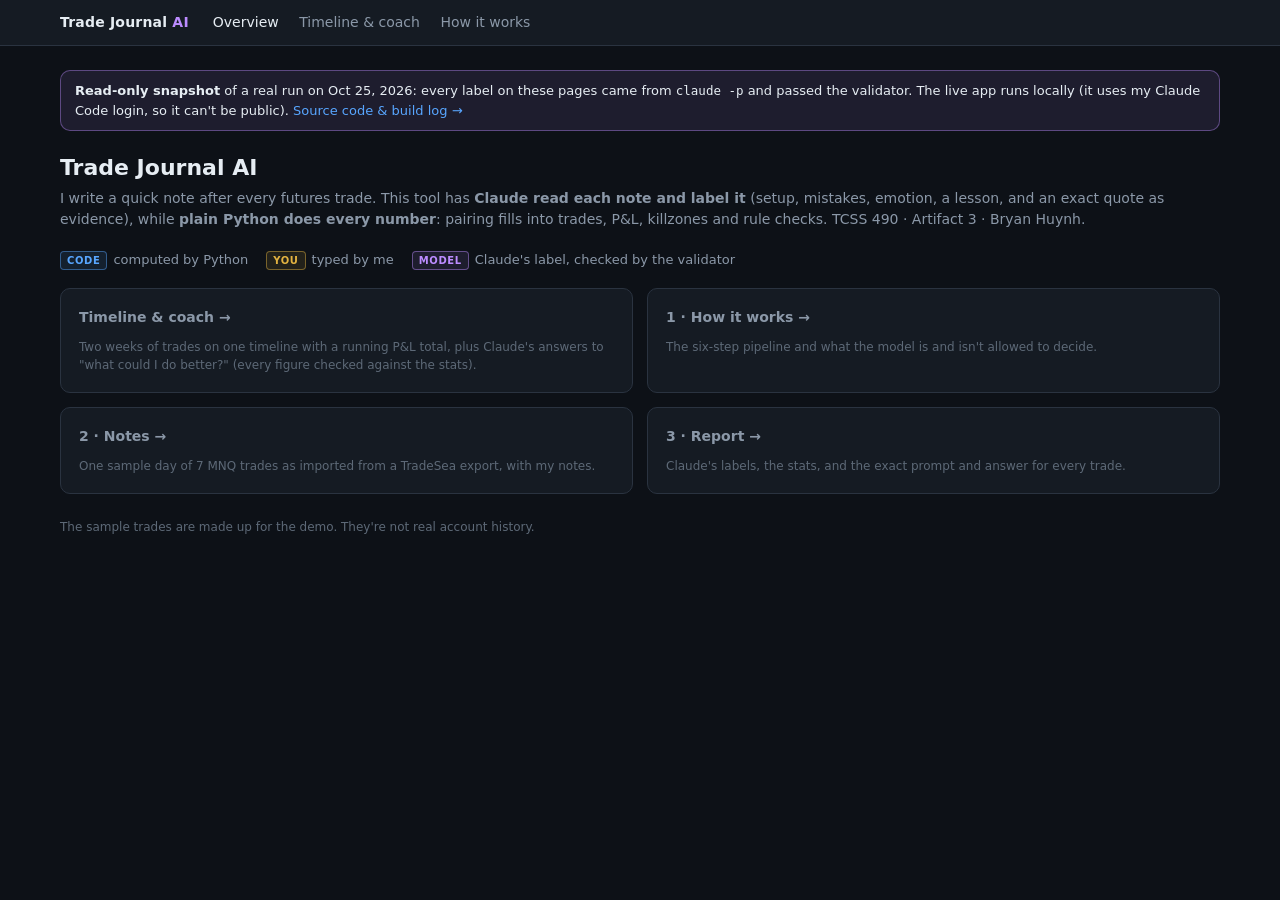
<file: docs/index.html>
<!doctype html>
<html lang="en">
<head>
  <meta charset="utf-8">
  <meta name="viewport" content="width=device-width, initial-scale=1">
  <title>Trade Journal AI</title>
  <link rel="stylesheet" href="static/style.css">
</head>
<body>
  <header class="top"><div class="inner">
    <a class="brand" href="index.html">Trade Journal <span>AI</span></a>
    <nav>
      <a href="index.html" class="on">Overview</a>
      <a href="history.html" class="">Timeline &amp; coach</a>
      <a href="how.html" class="">How it works</a>
    </nav>
  </div></header>
  <main>
    
    <div class="demo-banner">
      <b>Read-only snapshot</b> of a real run on Oct 25, 2026: every label on these pages came from <code>claude -p</code> and passed the validator.
      The live app runs locally (it uses my Claude Code login, so it can't be public).
      <a href="https://github.com/bryanhuynh11/trade-journal-ai">Source code &amp; build log →</a>
    </div>
    
    

<h1>Trade Journal AI</h1>
<p class="sub">I write a quick note after every futures trade. This tool has <b>Claude read each note and label it</b> (setup, mistakes, emotion, a lesson, and an exact quote as evidence), while <b>plain Python does every number</b>: pairing fills into trades, P&amp;L, killzones and rule checks. TCSS 490 · Artifact 3 · Bryan Huynh.</p>
<div class="legend">
  <span><span class="who code">CODE</span>computed by Python</span>
  <span><span class="who you">YOU</span>typed by me</span>
  <span><span class="who model">MODEL</span>Claude's label, checked by the validator</span>
</div>
<div class="grid g2" style="margin-bottom:24px">
  <a class="panel" href="history.html"><h3>Timeline &amp; coach →</h3><p class="hint" style="margin:0">Two weeks of trades on one timeline with a running P&amp;L total, plus Claude's answers to "what could I do better?" (every figure checked against the stats).</p></a>
  <a class="panel" href="how.html"><h3>1 · How it works →</h3><p class="hint" style="margin:0">The six-step pipeline and what the model is and isn't allowed to decide.</p></a>
  <a class="panel" href="notes.html"><h3>2 · Notes →</h3><p class="hint" style="margin:0">One sample day of 7 MNQ trades as imported from a TradeSea export, with my notes.</p></a>
  <a class="panel" href="report.html"><h3>3 · Report →</h3><p class="hint" style="margin:0">Claude's labels, the stats, and the exact prompt and answer for every trade.</p></a>
</div>
<p class="hint">The sample trades are made up for the demo. They're not real account history.</p>


  </main>
  
</body>
</html>
</file>
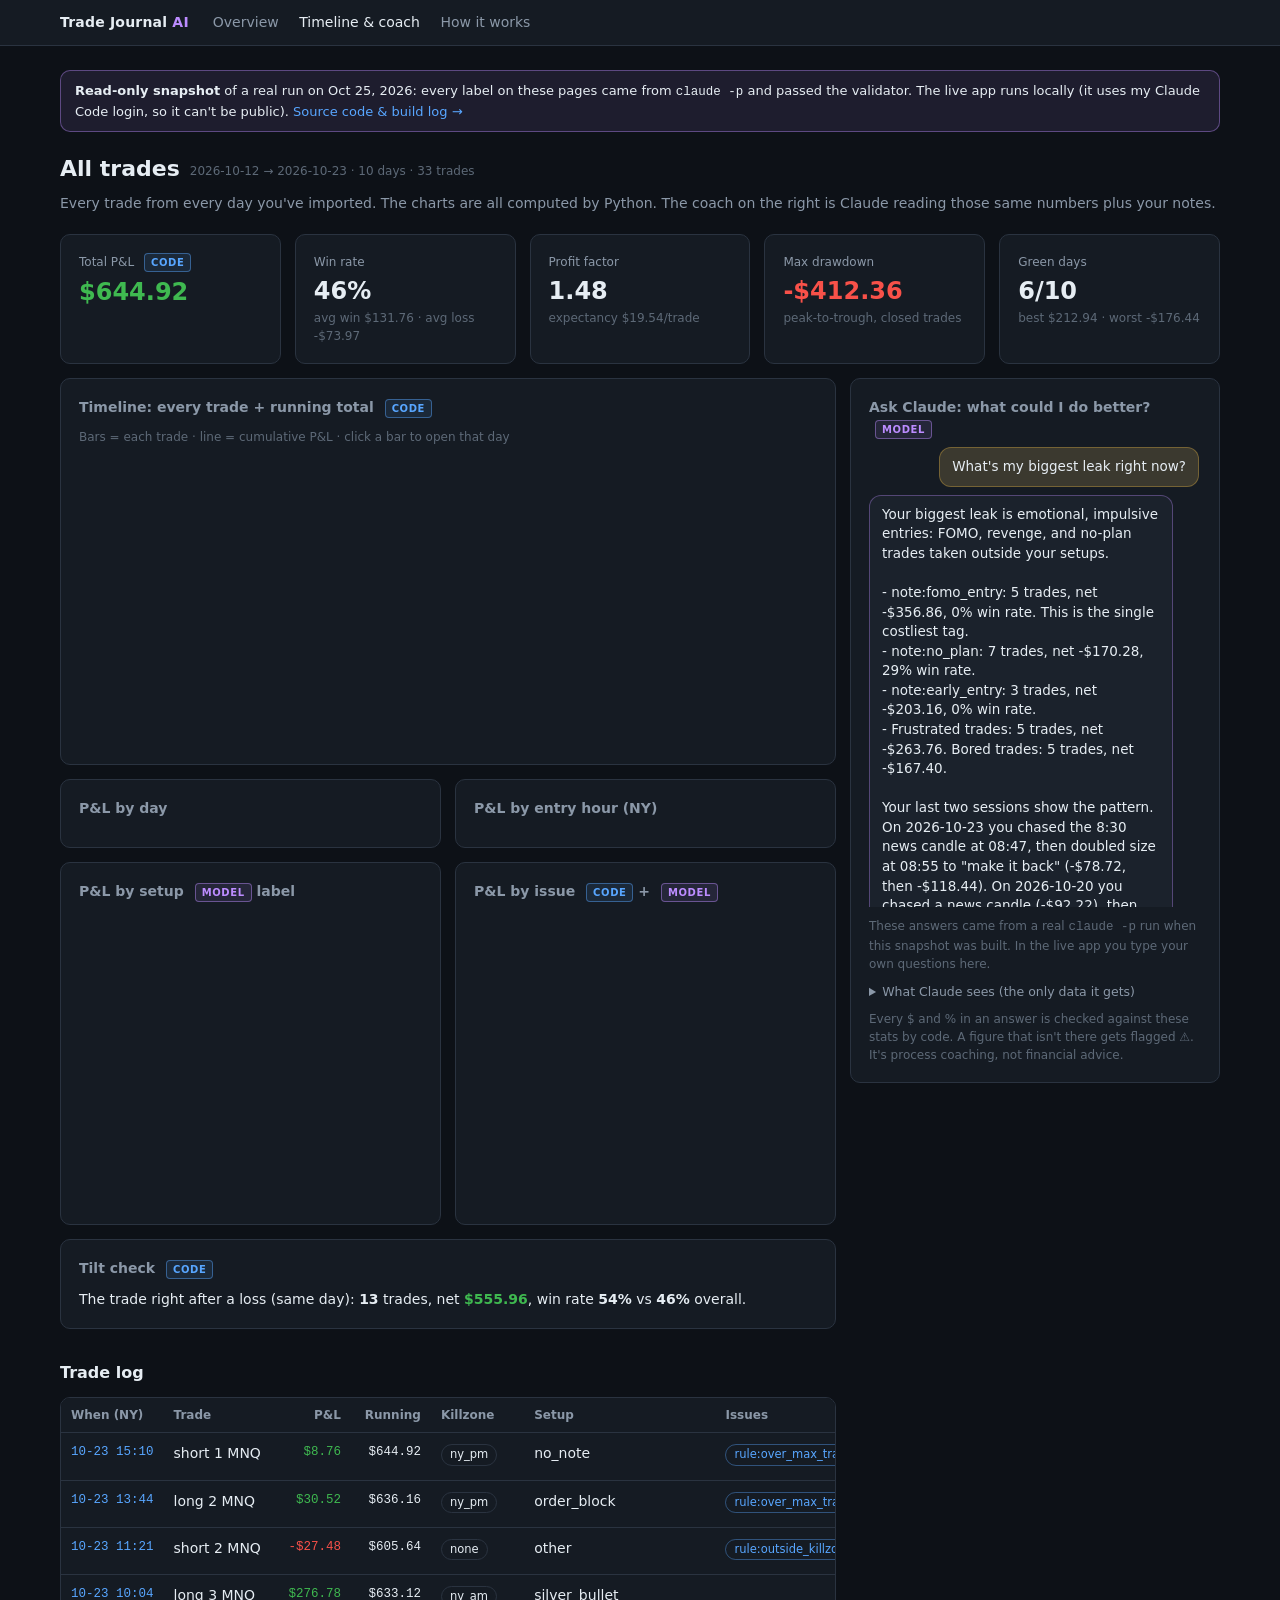
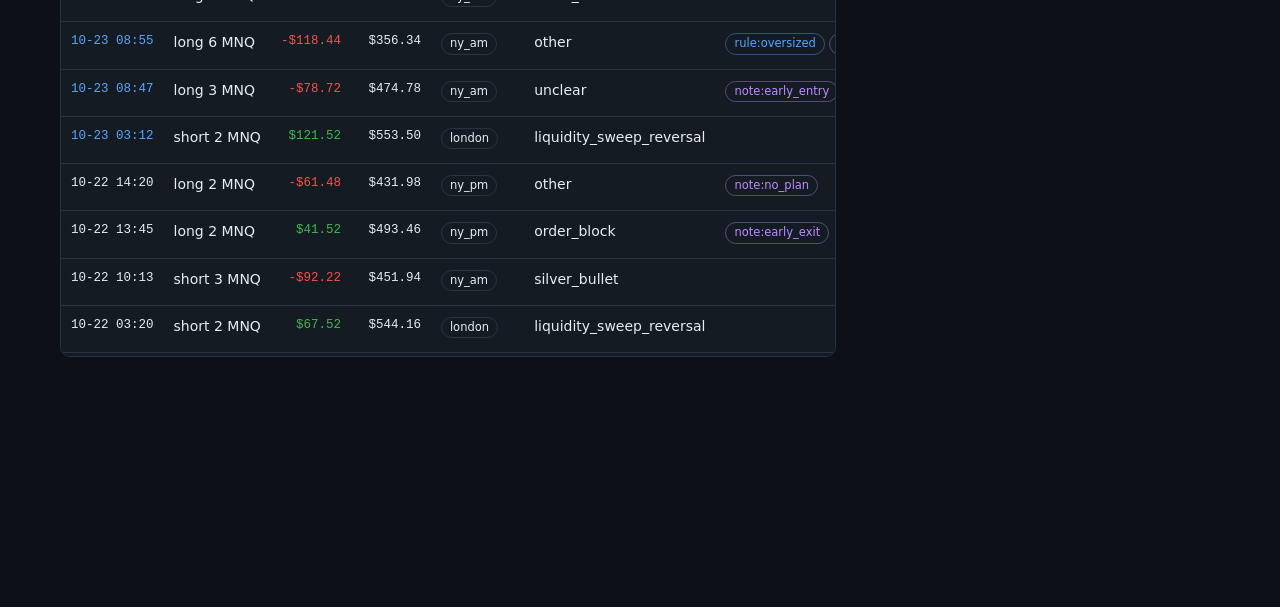
<file: docs/history.html>
<!doctype html>
<html lang="en">
<head>
  <meta charset="utf-8">
  <meta name="viewport" content="width=device-width, initial-scale=1">
  <title>Timeline &amp; coach</title>
  <link rel="stylesheet" href="static/style.css">
</head>
<body>
  <header class="top"><div class="inner">
    <a class="brand" href="index.html">Trade Journal <span>AI</span></a>
    <nav>
      <a href="index.html" class="">Overview</a>
      <a href="history.html" class="on">Timeline &amp; coach</a>
      <a href="how.html" class="">How it works</a>
    </nav>
  </div></header>
  <main>
    
    <div class="demo-banner">
      <b>Read-only snapshot</b> of a real run on Oct 25, 2026: every label on these pages came from <code>claude -p</code> and passed the validator.
      The live app runs locally (it uses my Claude Code login, so it can't be public).
      <a href="https://github.com/bryanhuynh11/trade-journal-ai">Source code &amp; build log →</a>
    </div>
    
    
<div class="row" style="margin-bottom:4px">
  <h1>All trades</h1>
  <span class="hint">2026-10-12 → 2026-10-23 · 10 days · 33 trades</span>
</div>
<p class="sub">Every trade from every day you've imported. The charts are all computed by Python. The coach on the right is Claude reading those same numbers plus your notes.</p>





<div class="grid g5">
  <div class="panel tile"><div class="k">Total P&amp;L <span class="who code">CODE</span></div><div class="v pos">$644.92</div></div>
  <div class="panel tile"><div class="k">Win rate</div><div class="v">46%</div><div class="hint">avg win $131.76 · avg loss -$73.97</div></div>
  <div class="panel tile"><div class="k">Profit factor</div><div class="v">1.48</div><div class="hint">expectancy $19.54/trade</div></div>
  <div class="panel tile"><div class="k">Max drawdown</div><div class="v neg">-$412.36</div><div class="hint">peak-to-trough, closed trades</div></div>
  <div class="panel tile"><div class="k">Green days</div><div class="v">6/10</div><div class="hint">best $212.94 · worst -$176.44</div></div>
</div>

<div class="hist-layout">
  <div class="hist-main">
    <div class="panel" style="margin-top:14px">
      <div class="row"><h3 style="margin:0">Timeline: every trade + running total <span class="who code">CODE</span></h3><div class="spacer"></div>
        <span class="hint">Bars = each trade · line = cumulative P&amp;L · click a bar to open that day</span></div>
      <div style="height:300px"><canvas id="timeline"></canvas></div>
    </div>
    <div class="grid g2" style="margin-top:14px">
      <div class="panel"><h3>P&amp;L by day</h3><canvas id="daily"></canvas></div>
      <div class="panel"><h3>P&amp;L by entry hour (NY)</h3><canvas id="hours"></canvas></div>
      <div class="panel"><h3>P&amp;L by setup <span class="who model">MODEL</span> label</h3><div><canvas id="setups"></canvas></div></div>
      <div class="panel"><h3>P&amp;L by issue <span class="who code">CODE</span> + <span class="who model">MODEL</span></h3><div><canvas id="issues"></canvas></div></div>
    </div>
    
    <div class="panel" style="margin-top:14px">
      <h3>Tilt check <span class="who code">CODE</span></h3>
      The trade right after a loss (same day): <b>13</b> trades, net
      <b class="pos">$555.96</b>,
      win rate <b>54%</b>
      vs <b>46%</b> overall.
    </div>
    

    <h2>Trade log</h2>
    <div class="panel tradelog">
      <table>
        <tr><th>When (NY)</th><th>Trade</th><th class="num">P&amp;L</th><th class="num">Running</th><th>Killzone</th><th>Setup</th><th>Issues</th></tr>
        
        <tr>
          <td class="mono"><a href="report.html">10-23 15:10</a></td>
          <td>short 1 MNQ</td>
          <td class="num mono pos">$8.76</td>
          <td class="num mono">$644.92</td>
          <td><span class="chip">ny_pm</span></td>
          <td><span class="setup">no_note</span></td>
          <td><span class="chip rule">rule:over_max_trades</span></td>
        </tr>
        
        <tr>
          <td class="mono"><a href="report.html">10-23 13:44</a></td>
          <td>long 2 MNQ</td>
          <td class="num mono pos">$30.52</td>
          <td class="num mono">$636.16</td>
          <td><span class="chip">ny_pm</span></td>
          <td><span class="setup">order_block</span></td>
          <td><span class="chip rule">rule:over_max_trades</span><span class="chip note">note:early_exit</span></td>
        </tr>
        
        <tr>
          <td class="mono"><a href="report.html">10-23 11:21</a></td>
          <td>short 2 MNQ</td>
          <td class="num mono neg">-$27.48</td>
          <td class="num mono">$605.64</td>
          <td><span class="chip">none</span></td>
          <td><span class="setup">other</span></td>
          <td><span class="chip rule">rule:outside_killzone</span><span class="chip rule">rule:over_max_trades</span><span class="chip note">note:no_plan</span></td>
        </tr>
        
        <tr>
          <td class="mono"><a href="report.html">10-23 10:04</a></td>
          <td>long 3 MNQ</td>
          <td class="num mono pos">$276.78</td>
          <td class="num mono">$633.12</td>
          <td><span class="chip">ny_am</span></td>
          <td><span class="setup">silver_bullet</span></td>
          <td></td>
        </tr>
        
        <tr>
          <td class="mono"><a href="report.html">10-23 08:55</a></td>
          <td>long 6 MNQ</td>
          <td class="num mono neg">-$118.44</td>
          <td class="num mono">$356.34</td>
          <td><span class="chip">ny_am</span></td>
          <td><span class="setup">other</span></td>
          <td><span class="chip rule">rule:oversized</span><span class="chip note">note:revenge_trade</span><span class="chip note">note:no_plan</span></td>
        </tr>
        
        <tr>
          <td class="mono"><a href="report.html">10-23 08:47</a></td>
          <td>long 3 MNQ</td>
          <td class="num mono neg">-$78.72</td>
          <td class="num mono">$474.78</td>
          <td><span class="chip">ny_am</span></td>
          <td><span class="setup">unclear</span></td>
          <td><span class="chip note">note:early_entry</span><span class="chip note">note:fomo_entry</span></td>
        </tr>
        
        <tr>
          <td class="mono"><a href="report.html">10-23 03:12</a></td>
          <td>short 2 MNQ</td>
          <td class="num mono pos">$121.52</td>
          <td class="num mono">$553.50</td>
          <td><span class="chip">london</span></td>
          <td><span class="setup">liquidity_sweep_reversal</span></td>
          <td></td>
        </tr>
        
        <tr>
          <td class="mono">10-22 14:20</td>
          <td>long 2 MNQ</td>
          <td class="num mono neg">-$61.48</td>
          <td class="num mono">$431.98</td>
          <td><span class="chip">ny_pm</span></td>
          <td><span class="setup">other</span></td>
          <td><span class="chip note">note:no_plan</span></td>
        </tr>
        
        <tr>
          <td class="mono">10-22 13:45</td>
          <td>long 2 MNQ</td>
          <td class="num mono pos">$41.52</td>
          <td class="num mono">$493.46</td>
          <td><span class="chip">ny_pm</span></td>
          <td><span class="setup">order_block</span></td>
          <td><span class="chip note">note:early_exit</span></td>
        </tr>
        
        <tr>
          <td class="mono">10-22 10:13</td>
          <td>short 3 MNQ</td>
          <td class="num mono neg">-$92.22</td>
          <td class="num mono">$451.94</td>
          <td><span class="chip">ny_am</span></td>
          <td><span class="setup">silver_bullet</span></td>
          <td></td>
        </tr>
        
        <tr>
          <td class="mono">10-22 03:20</td>
          <td>short 2 MNQ</td>
          <td class="num mono pos">$67.52</td>
          <td class="num mono">$544.16</td>
          <td><span class="chip">london</span></td>
          <td><span class="setup">liquidity_sweep_reversal</span></td>
          <td></td>
        </tr>
        
        <tr>
          <td class="mono">10-21 12:38</td>
          <td>short 2 MNQ</td>
          <td class="num mono neg">-$61.48</td>
          <td class="num mono">$476.64</td>
          <td><span class="chip">ny_lunch</span></td>
          <td><span class="setup">other</span></td>
          <td><span class="chip note">note:no_plan</span><span class="chip note">note:fomo_entry</span></td>
        </tr>
        
        <tr>
          <td class="mono">10-21 10:20</td>
          <td>long 3 MNQ</td>
          <td class="num mono pos">$263.28</td>
          <td class="num mono">$538.12</td>
          <td><span class="chip">ny_am</span></td>
          <td><span class="setup">silver_bullet</span></td>
          <td></td>
        </tr>
        
        <tr>
          <td class="mono">10-20 10:43</td>
          <td>long 6 MNQ</td>
          <td class="num mono pos">$115.56</td>
          <td class="num mono">$274.84</td>
          <td><span class="chip">ny_am</span></td>
          <td><span class="setup">other</span></td>
          <td><span class="chip rule">rule:oversized</span><span class="chip note">note:revenge_trade</span><span class="chip note">note:no_plan</span></td>
        </tr>
        
        <tr>
          <td class="mono">10-20 09:59</td>
          <td>short 3 MNQ</td>
          <td class="num mono neg">-$92.22</td>
          <td class="num mono">$159.28</td>
          <td><span class="chip">ny_am</span></td>
          <td><span class="setup">breakout_chase</span></td>
          <td><span class="chip note">note:fomo_entry</span></td>
        </tr>
        
        <tr>
          <td class="mono">10-20 09:42</td>
          <td>long 2 MNQ</td>
          <td class="num mono pos">$139.52</td>
          <td class="num mono">$251.50</td>
          <td><span class="chip">ny_am</span></td>
          <td><span class="setup">fvg_entry</span></td>
          <td></td>
        </tr>
        
        <tr>
          <td class="mono">10-19 10:42</td>
          <td>short 3 MNQ</td>
          <td class="num mono pos">$278.28</td>
          <td class="num mono">$111.98</td>
          <td><span class="chip">ny_am</span></td>
          <td><span class="setup">silver_bullet</span></td>
          <td></td>
        </tr>
        
        <tr>
          <td class="mono">10-19 09:54</td>
          <td>long 2 MNQ</td>
          <td class="num mono neg">-$49.48</td>
          <td class="num mono">-$166.30</td>
          <td><span class="chip">ny_am</span></td>
          <td><span class="setup">fvg_entry</span></td>
          <td></td>
        </tr>
        
        <tr>
          <td class="mono">10-19 03:38</td>
          <td>long 2 MNQ</td>
          <td class="num mono neg">-$49.48</td>
          <td class="num mono">-$116.82</td>
          <td><span class="chip">london</span></td>
          <td><span class="setup">liquidity_sweep_reversal</span></td>
          <td></td>
        </tr>
        
        <tr>
          <td class="mono">10-16 14:17</td>
          <td>short 2 MNQ</td>
          <td class="num mono neg">-$49.48</td>
          <td class="num mono">-$67.34</td>
          <td><span class="chip">ny_pm</span></td>
          <td><span class="setup">order_block</span></td>
          <td></td>
        </tr>
        
        <tr>
          <td class="mono">10-16 12:16</td>
          <td>short 2 MNQ</td>
          <td class="num mono pos">$56.52</td>
          <td class="num mono">-$17.86</td>
          <td><span class="chip">ny_lunch</span></td>
          <td><span class="setup">order_block</span></td>
          <td><span class="chip note">note:no_plan</span></td>
        </tr>
        
        <tr>
          <td class="mono">10-16 09:30</td>
          <td>short 6 MNQ</td>
          <td class="num mono pos">$193.56</td>
          <td class="num mono">-$74.38</td>
          <td><span class="chip">ny_am</span></td>
          <td><span class="setup">other</span></td>
          <td><span class="chip rule">rule:oversized</span><span class="chip note">note:revenge_trade</span></td>
        </tr>
        
        <tr>
          <td class="mono">10-16 09:01</td>
          <td>short 3 MNQ</td>
          <td class="num mono neg">-$62.22</td>
          <td class="num mono">-$267.94</td>
          <td><span class="chip">ny_am</span></td>
          <td><span class="setup">breakout_chase</span></td>
          <td><span class="chip note">note:early_entry</span><span class="chip note">note:fomo_entry</span></td>
        </tr>
        
        <tr>
          <td class="mono">10-15 14:19</td>
          <td>long 2 MNQ</td>
          <td class="num mono pos">$18.52</td>
          <td class="num mono">-$205.72</td>
          <td><span class="chip">ny_pm</span></td>
          <td><span class="setup">order_block</span></td>
          <td><span class="chip note">note:early_exit</span></td>
        </tr>
        
        <tr>
          <td class="mono">10-15 10:20</td>
          <td>long 3 MNQ</td>
          <td class="num mono pos">$185.28</td>
          <td class="num mono">-$224.24</td>
          <td><span class="chip">ny_am</span></td>
          <td><span class="setup">silver_bullet</span></td>
          <td></td>
        </tr>
        
        <tr>
          <td class="mono">10-14 14:56</td>
          <td>long 2 MNQ</td>
          <td class="num mono neg">-$41.48</td>
          <td class="num mono">-$409.52</td>
          <td><span class="chip">ny_pm</span></td>
          <td><span class="setup">order_block</span></td>
          <td></td>
        </tr>
        
        <tr>
          <td class="mono">10-14 11:30</td>
          <td>long 2 MNQ</td>
          <td class="num mono neg">-$73.48</td>
          <td class="num mono">-$368.04</td>
          <td><span class="chip">none</span></td>
          <td><span class="setup">unclear</span></td>
          <td><span class="chip rule">rule:outside_killzone</span><span class="chip note">note:no_plan</span></td>
        </tr>
        
        <tr>
          <td class="mono">10-14 09:42</td>
          <td>short 2 MNQ</td>
          <td class="num mono neg">-$61.48</td>
          <td class="num mono">-$294.56</td>
          <td><span class="chip">ny_am</span></td>
          <td><span class="setup">fvg_entry</span></td>
          <td></td>
        </tr>
        
        <tr>
          <td class="mono">10-13 10:49</td>
          <td>short 3 MNQ</td>
          <td class="num mono pos">$179.28</td>
          <td class="num mono">-$233.08</td>
          <td><span class="chip">ny_am</span></td>
          <td><span class="setup">silver_bullet</span></td>
          <td></td>
        </tr>
        
        <tr>
          <td class="mono">10-13 09:06</td>
          <td>short 6 MNQ</td>
          <td class="num mono neg">-$184.44</td>
          <td class="num mono">-$412.36</td>
          <td><span class="chip">ny_am</span></td>
          <td><span class="setup">other</span></td>
          <td><span class="chip rule">rule:oversized</span><span class="chip note">note:revenge_trade</span></td>
        </tr>
        
        <tr>
          <td class="mono">10-13 08:48</td>
          <td>long 3 MNQ</td>
          <td class="num mono neg">-$62.22</td>
          <td class="num mono">-$227.92</td>
          <td><span class="chip">ny_am</span></td>
          <td><span class="setup">unclear</span></td>
          <td><span class="chip note">note:early_entry</span><span class="chip note">note:fomo_entry</span></td>
        </tr>
        
        <tr>
          <td class="mono">10-12 10:16</td>
          <td>short 3 MNQ</td>
          <td class="num mono neg">-$92.22</td>
          <td class="num mono">-$165.70</td>
          <td><span class="chip">ny_am</span></td>
          <td><span class="setup">silver_bullet</span></td>
          <td></td>
        </tr>
        
        <tr>
          <td class="mono">10-12 04:18</td>
          <td>short 2 MNQ</td>
          <td class="num mono neg">-$73.48</td>
          <td class="num mono">-$73.48</td>
          <td><span class="chip">london</span></td>
          <td><span class="setup">liquidity_sweep_reversal</span></td>
          <td></td>
        </tr>
        
      </table>
    </div>
  </div>

  <aside class="hist-chat">
    <div class="panel chat">
      <div class="row" style="margin-bottom:8px"><h3 style="margin:0">Ask Claude: what could I do better? <span class="who model">MODEL</span></h3></div>
      <div id="msgs" class="msgs">
        
          
          <div class="msg user">What&#39;s my biggest leak right now?</div>
          <div class="msg bot">Your biggest leak is emotional, impulsive entries: FOMO, revenge, and no-plan trades taken outside your setups.

- note:fomo_entry: 5 trades, net -$356.86, 0% win rate. This is the single costliest tag.
- note:no_plan: 7 trades, net -$170.28, 29% win rate.
- note:early_entry: 3 trades, net -$203.16, 0% win rate.
- Frustrated trades: 5 trades, net -$263.76. Bored trades: 5 trades, net -$167.40.

Your last two sessions show the pattern. On 2026-10-23 you chased the 8:30 news candle at 08:47, then doubled size at 08:55 to &#34;make it back&#34; (-$78.72, then -$118.44). On 2026-10-20 you chased a news candle (-$92.22), then took a revenge trade at size.

The revenge trades netted $6.24, so a win there doesn&#39;t mean the process worked. The 08:00 NY hour is 3 trades, net -$259.38, 0% win rate.

Compare that with your clean trades: 16 trades, net $1002.14, 50% win rate. The 10:00 NY hour is 8 trades, net $1114.02, and silver_bullet is 7 trades, net $998.46.

You don&#39;t need a new strategy. You need a rule that stops you after the first loss when the next entry has no written plan. Try a hard pause after any news-candle stop-out. Don&#39;t re-enter until you can name the sweep, the FVG and the target.

The data on &#34;after a loss&#34; trades overall is mixed: 13 trades, net $555.96. So the problem isn&#39;t losing itself. It&#39;s the unplanned trade that follows.
            <div class="check ok">✓ 19 figures checked against your stats · 9.9s</div>
          </div>
          
          <div class="msg user">Give me 3 concrete rules for next week based on this.</div>
          <div class="msg bot">Three rules for next week, each tied to your numbers:

1. Two-strikes-then-stop on impulse tags. After one stop-out, the next entry needs a written plan: the sweep, the FVG and the target. If you can&#39;t write it, you don&#39;t trade. Your next trade after a loss is 13 trades, net $555.96, so you can trade after a loss. The leak is trading without a plan: note:no_plan is 7 trades, net -$170.28, and note:fomo_entry is 5 trades, net -$356.86.

2. No size increase after a loss, and a hard cap on size. Oversized trades were 4 trades, net $6.24, avg R -0.39. Revenge trades were also 4 trades, net $6.24. Those wins were luck, not process, and on 2026-10-23 the doubled size at 08:55 lost -$118.44. Use your standard size until you&#39;ve had a clean trade.

3. Trade only inside your killzones and stop at your max trades. The two rule:outside_killzone trades were net -$100.96 with a 0% win rate. rule:over_max_trades was 3 trades. Your 10:00 NY hour is 8 trades, net $1114.02, and silver_bullet is 7 trades, net $998.46. On 2026-10-23 you took the 11:21 and 15:10 trades after your plan trades were done. Once you hit your max trades, close the platform.

One caution: early_exit trades were 3 trades, net $90.56, so they aren&#39;t costing you much in P&amp;L. Your notes say you exited from nervousness, though, so track those separately. The sample is only 3 trades, which is too thin to judge.
            <div class="check ok">✓ 11 figures checked against your stats · 10.1s</div>
          </div>
          
        
      </div>
      
      <p class="hint" style="margin:10px 0 0">These answers came from a real <code>claude -p</code> run when this snapshot was built. In the live app you type your own questions here.</p>
      
      <details style="margin-top:10px">
        <summary>What Claude sees (the only data it gets)</summary>
        <pre>PERIOD: 2026-10-12 to 2026-10-23, 10 trading days, 33 trades (33 with Claude labels).
TOTAL: net $644.92, win rate 46%, avg win $131.76, avg loss -$73.97, profit factor 1.48, expectancy $19.54/trade, avg R 0.33, max drawdown -$412.36.
DAYS: 6 green of 10; best 2026-10-23 $212.94; worst 2026-10-14 -$176.44.
NEXT TRADE AFTER A LOSS (same day): 13 trades, net $555.96, win rate 54%.
BY SETUP: group | trades | net $ | win rate | expectancy $ | avg R
  silver_bullet | 7 | 998.46 | 71% | 142.64 | 2.61
  other | 7 | -144.20 | 29% | -20.60 | -0.71
  order_block | 6 | 56.12 | 67% | 9.35 | 0.17
  liquidity_sweep_reversal | 4 | 66.08 | 50% | 16.52 | 0.67
  unclear | 3 | -214.42 | 0% | -71.47 | -1.42
  fvg_entry | 3 | 28.56 | 33% | 9.52 | -0.04
  breakout_chase | 2 | -154.44 | 0% | -77.22 | -1.03
  no_note | 1 | 8.76 | 100% | 8.76 | -
BY ISSUE (rule: = code-proven, note: = from my notes): group | trades | net $ | win rate | expectancy $ | avg R
  clean | 16 | 1002.14 | 50% | 62.63 | 1.17
  note:no_plan | 7 | -170.28 | 29% | -24.33 | -0.72
  note:fomo_entry | 5 | -356.86 | 0% | -71.37 | -1.26
  rule:oversized | 4 | 6.24 | 50% | 1.56 | -0.39
  note:revenge_trade | 4 | 6.24 | 50% | 1.56 | -0.39
  note:early_entry | 3 | -203.16 | 0% | -67.72 | -1.42
  note:early_exit | 3 | 90.56 | 100% | 30.19 | 0.77
  rule:over_max_trades | 3 | 11.80 | 67% | 3.93 | -0.05
  rule:outside_killzone | 2 | -100.96 | 0% | -50.48 | -1.2
BY KILLZONE: group | trades | net $ | win rate | expectancy $ | avg R
  ny_am | 18 | 737.88 | 44% | 40.99 | 0.63
  ny_pm | 7 | -53.12 | 57% | -7.59 | -0.13
  london | 4 | 66.08 | 50% | 16.52 | 0.67
  none | 2 | -100.96 | 0% | -50.48 | -1.2
  ny_lunch | 2 | -4.96 | 50% | -2.48 | -0.11
BY HOUR (entry): group | trades | net $ | win rate | expectancy $ | avg R
  03:00 NY | 3 | 139.56 | 67% | 46.52 | 1.23
  04:00 NY | 1 | -73.48 | 0% | -73.48 | -1.02
  08:00 NY | 3 | -259.38 | 0% | -86.46 | -1.73
  09:00 NY | 7 | -116.76 | 29% | -16.68 | -0.33
  10:00 NY | 8 | 1114.02 | 75% | 139.25 | 2.35
  11:00 NY | 2 | -100.96 | 0% | -50.48 | -1.2
  12:00 NY | 2 | -4.96 | 50% | -2.48 | -0.11
  13:00 NY | 2 | 72.04 | 100% | 36.02 | 0.93
  14:00 NY | 4 | -133.92 | 25% | -33.48 | -0.66
  15:00 NY | 1 | 8.76 | 100% | 8.76 | -
BY EMOTION: group | trades | net $ | win rate | expectancy $ | avg R
  calm | 11 | 139.00 | 36% | 12.64 | 0.24
  anxious | 5 | -50.38 | 60% | -10.08 | -0.18
  frustrated | 5 | -263.76 | 20% | -52.75 | -0.83
  bored | 5 | -167.40 | 20% | -33.48 | -0.73
  confident | 4 | 904.62 | 100% | 226.15 | 4.31
  unclear | 2 | -32.72 | 50% | -16.36 | -1.04
  greedy | 1 | 115.56 | 100% | 115.56 | 0.54
BY SIDE: group | trades | net $ | win rate | expectancy $ | avg R
  short | 17 | 108.72 | 41% | 6.40 | 0.12
  long | 16 | 536.20 | 50% | 33.51 | 0.54
MY 15 MOST RECENT TRADES (newest last):
  2026-10-20 09:59 short 3 MNQ -$92.22 [ny_am] setup=breakout_chase issues=note:fomo_entry note=&#34;Saw the news candle ripping and chased it. Stopped, classic chase. Annoyed.&#34;
  2026-10-20 10:43 long 6 MNQ $115.56 [ny_am] setup=other issues=rule:oversized,note:revenge_trade,note:no_plan note=&#34;Wanted the loss back immediately, no setup, went size. Won but it was gambling.&#34;
  2026-10-21 10:20 long 3 MNQ $263.28 [ny_am] setup=silver_bullet issues=clean note=&#34;Silver bullet. SSL swept at 21401, entered the 1m FVG, target 21463 BSL. Paid to 21463. Confident, did what I planned.&#34;
  2026-10-21 12:38 short 2 MNQ -$61.48 [ny_lunch] setup=other issues=note:no_plan,note:fomo_entry note=&#34;Nothing going on, forced a trade at lunch. Small loss, shouldn&#39;t have been in.&#34;
  2026-10-22 03:20 short 2 MNQ $67.52 [london] setup=liquidity_sweep_reversal issues=clean note=&#34;London: Asia high raided, shift on the 5m, entered on the retrace. Worked, took it to the London target. Calm.&#34;
  2026-10-22 10:13 short 3 MNQ -$92.22 [ny_am] setup=silver_bullet issues=clean note=&#34;10am silver bullet: sweep of the 9:50 low, displacement up, filled in the FVG. Took the stop, setup was valid. Fine.&#34;
  2026-10-22 13:45 long 2 MNQ $41.52 [ny_pm] setup=order_block issues=note:early_exit note=&#34;Afternoon continuation, entered the bullish OB retest. Cut it early at +10 because I was nervous, it ran more after.&#34;
  2026-10-22 14:20 long 2 MNQ -$61.48 [ny_pm] setup=other issues=note:no_plan note=&#34;Bored at lunch, shorted what looked like a top. Small loss, shouldn&#39;t have been in.&#34;
  2026-10-23 03:12 short 2 MNQ $121.52 [london] setup=liquidity_sweep_reversal issues=clean note=&#34;London sweep of Asia high at 21490, waited for displacement down and shorted the FVG retest. Plan trade, stop above the high. Felt calm.&#34;
  2026-10-23 08:47 long 3 MNQ -$78.72 [ny_am] setup=unclear issues=note:early_entry,note:fomo_entry note=&#34;Got in too early before the 8:30 news range low was even taken. Saw the candle ripping and FOMO&#39;d. Stopped out.&#34;
  2026-10-23 08:55 long 6 MNQ -$118.44 [ny_am] setup=other issues=rule:oversized,note:revenge_trade,note:no_plan note=&#34;Revenge trade after #2, doubled size to make it back. No real setup, just wanted green. Frustrated.&#34;
  2026-10-23 10:04 long 3 MNQ $276.78 [ny_am] setup=silver_bullet issues=clean note=&#34;Silver bullet window, FVG on the 1m after SSL sweep at 21365. Entered at the gap, target the 21420 BSL. Took it to target. Confident.&#34;
  2026-10-23 11:21 short 2 MNQ -$27.48 [none] setup=other issues=rule:outside_killzone,rule:over_max_trades,note:no_plan note=&#34;Bored at lunch, shorted a &#39;top&#39; with no setup.&#34;
  2026-10-23 13:44 long 2 MNQ $30.52 [ny_pm] setup=order_block issues=rule:over_max_trades,note:early_exit note=&#34;PM session bullish OB retest at 21415. Cut it early at +4 because I was nervous after the morning, it ran another 30 pts after.&#34;
  2026-10-23 15:10 short 1 MNQ $8.76 [ny_pm] setup=no_note issues=rule:over_max_trades note=&#34;-&#34;</pre>
      </details>
      <p class="hint" style="margin:8px 0 0">Every $ and % in an answer is checked against these stats by code. A figure that isn't there gets flagged ⚠. It's process coaching, not financial advice.</p>
    </div>
  </aside>
</div>


  </main>
  

<script src="static/vendor/chart.umd.min.js"></script>
<script>
const css = getComputedStyle(document.documentElement);
const C = (v) => css.getPropertyValue(v).trim();
Chart.defaults.color = C("--muted"); Chart.defaults.borderColor = C("--line"); Chart.defaults.font.family = css.fontFamily;
const money = (v) => (v < 0 ? "-$" : "$") + Math.abs(v).toFixed(2);

const pts = [{"day": "sample-2026-10-12", "id": 1, "issues": ["clean"], "kz": "london", "pnl": -73.48, "qty": 2, "setup": "liquidity_sweep_reversal", "side": "short", "t": "2026-10-12 04:18:03"}, {"day": "sample-2026-10-12", "id": 2, "issues": ["clean"], "kz": "ny_am", "pnl": -92.22, "qty": 3, "setup": "silver_bullet", "side": "short", "t": "2026-10-12 10:16:50"}, {"day": "sample-2026-10-13", "id": 1, "issues": ["note:early_entry", "note:fomo_entry"], "kz": "ny_am", "pnl": -62.22, "qty": 3, "setup": "unclear", "side": "long", "t": "2026-10-13 08:48:06"}, {"day": "sample-2026-10-13", "id": 2, "issues": ["rule:oversized", "note:revenge_trade"], "kz": "ny_am", "pnl": -184.44, "qty": 6, "setup": "other", "side": "short", "t": "2026-10-13 09:06:06"}, {"day": "sample-2026-10-13", "id": 3, "issues": ["clean"], "kz": "ny_am", "pnl": 179.28, "qty": 3, "setup": "silver_bullet", "side": "short", "t": "2026-10-13 10:49:47"}, {"day": "sample-2026-10-14", "id": 1, "issues": ["clean"], "kz": "ny_am", "pnl": -61.48, "qty": 2, "setup": "fvg_entry", "side": "short", "t": "2026-10-14 09:42:11"}, {"day": "sample-2026-10-14", "id": 2, "issues": ["rule:outside_killzone", "note:no_plan"], "kz": "none", "pnl": -73.48, "qty": 2, "setup": "unclear", "side": "long", "t": "2026-10-14 11:30:04"}, {"day": "sample-2026-10-14", "id": 3, "issues": ["clean"], "kz": "ny_pm", "pnl": -41.48, "qty": 2, "setup": "order_block", "side": "long", "t": "2026-10-14 14:56:13"}, {"day": "sample-2026-10-15", "id": 1, "issues": ["clean"], "kz": "ny_am", "pnl": 185.28, "qty": 3, "setup": "silver_bullet", "side": "long", "t": "2026-10-15 10:20:18"}, {"day": "sample-2026-10-15", "id": 2, "issues": ["note:early_exit"], "kz": "ny_pm", "pnl": 18.52, "qty": 2, "setup": "order_block", "side": "long", "t": "2026-10-15 14:19:57"}, {"day": "sample-2026-10-16", "id": 1, "issues": ["note:early_entry", "note:fomo_entry"], "kz": "ny_am", "pnl": -62.22, "qty": 3, "setup": "breakout_chase", "side": "short", "t": "2026-10-16 09:01:56"}, {"day": "sample-2026-10-16", "id": 2, "issues": ["rule:oversized", "note:revenge_trade"], "kz": "ny_am", "pnl": 193.56, "qty": 6, "setup": "other", "side": "short", "t": "2026-10-16 09:30:56"}, {"day": "sample-2026-10-16", "id": 3, "issues": ["note:no_plan"], "kz": "ny_lunch", "pnl": 56.52, "qty": 2, "setup": "order_block", "side": "short", "t": "2026-10-16 12:16:17"}, {"day": "sample-2026-10-16", "id": 4, "issues": ["clean"], "kz": "ny_pm", "pnl": -49.48, "qty": 2, "setup": "order_block", "side": "short", "t": "2026-10-16 14:17:44"}, {"day": "sample-2026-10-19", "id": 1, "issues": ["clean"], "kz": "london", "pnl": -49.48, "qty": 2, "setup": "liquidity_sweep_reversal", "side": "long", "t": "2026-10-19 03:38:38"}, {"day": "sample-2026-10-19", "id": 2, "issues": ["clean"], "kz": "ny_am", "pnl": -49.48, "qty": 2, "setup": "fvg_entry", "side": "long", "t": "2026-10-19 09:54:46"}, {"day": "sample-2026-10-19", "id": 3, "issues": ["clean"], "kz": "ny_am", "pnl": 278.28, "qty": 3, "setup": "silver_bullet", "side": "short", "t": "2026-10-19 10:42:46"}, {"day": "sample-2026-10-20", "id": 1, "issues": ["clean"], "kz": "ny_am", "pnl": 139.52, "qty": 2, "setup": "fvg_entry", "side": "long", "t": "2026-10-20 09:42:39"}, {"day": "sample-2026-10-20", "id": 2, "issues": ["note:fomo_entry"], "kz": "ny_am", "pnl": -92.22, "qty": 3, "setup": "breakout_chase", "side": "short", "t": "2026-10-20 09:59:39"}, {"day": "sample-2026-10-20", "id": 3, "issues": ["rule:oversized", "note:revenge_trade", "note:no_plan"], "kz": "ny_am", "pnl": 115.56, "qty": 6, "setup": "other", "side": "long", "t": "2026-10-20 10:43:39"}, {"day": "sample-2026-10-21", "id": 1, "issues": ["clean"], "kz": "ny_am", "pnl": 263.28, "qty": 3, "setup": "silver_bullet", "side": "long", "t": "2026-10-21 10:20:14"}, {"day": "sample-2026-10-21", "id": 2, "issues": ["note:no_plan", "note:fomo_entry"], "kz": "ny_lunch", "pnl": -61.48, "qty": 2, "setup": "other", "side": "short", "t": "2026-10-21 12:38:25"}, {"day": "sample-2026-10-22", "id": 1, "issues": ["clean"], "kz": "london", "pnl": 67.52, "qty": 2, "setup": "liquidity_sweep_reversal", "side": "short", "t": "2026-10-22 03:20:22"}, {"day": "sample-2026-10-22", "id": 2, "issues": ["clean"], "kz": "ny_am", "pnl": -92.22, "qty": 3, "setup": "silver_bullet", "side": "short", "t": "2026-10-22 10:13:25"}, {"day": "sample-2026-10-22", "id": 3, "issues": ["note:early_exit"], "kz": "ny_pm", "pnl": 41.52, "qty": 2, "setup": "order_block", "side": "long", "t": "2026-10-22 13:45:19"}, {"day": "sample-2026-10-22", "id": 4, "issues": ["note:no_plan"], "kz": "ny_pm", "pnl": -61.48, "qty": 2, "setup": "other", "side": "long", "t": "2026-10-22 14:20:19"}, {"day": "sample-2026-10-23", "id": 1, "issues": ["clean"], "kz": "london", "pnl": 121.52, "qty": 2, "setup": "liquidity_sweep_reversal", "side": "short", "t": "2026-10-23 03:12:40"}, {"day": "sample-2026-10-23", "id": 2, "issues": ["note:early_entry", "note:fomo_entry"], "kz": "ny_am", "pnl": -78.72, "qty": 3, "setup": "unclear", "side": "long", "t": "2026-10-23 08:47:10"}, {"day": "sample-2026-10-23", "id": 3, "issues": ["rule:oversized", "note:revenge_trade", "note:no_plan"], "kz": "ny_am", "pnl": -118.44, "qty": 6, "setup": "other", "side": "long", "t": "2026-10-23 08:55:02"}, {"day": "sample-2026-10-23", "id": 4, "issues": ["clean"], "kz": "ny_am", "pnl": 276.78, "qty": 3, "setup": "silver_bullet", "side": "long", "t": "2026-10-23 10:04:15"}, {"day": "sample-2026-10-23", "id": 5, "issues": ["rule:outside_killzone", "rule:over_max_trades", "note:no_plan"], "kz": "none", "pnl": -27.48, "qty": 2, "setup": "other", "side": "short", "t": "2026-10-23 11:21:30"}, {"day": "sample-2026-10-23", "id": 6, "issues": ["rule:over_max_trades", "note:early_exit"], "kz": "ny_pm", "pnl": 30.52, "qty": 2, "setup": "order_block", "side": "long", "t": "2026-10-23 13:44:00"}, {"day": "sample-2026-10-23", "id": 7, "issues": ["rule:over_max_trades"], "kz": "ny_pm", "pnl": 8.76, "qty": 1, "setup": "no_note", "side": "short", "t": "2026-10-23 15:10:00"}];
const equity = [-73.48, -165.7, -227.92, -412.36, -233.08, -294.56, -368.04, -409.52, -224.24, -205.72, -267.94, -74.38, -17.86, -67.34, -116.82, -166.3, 111.98, 251.5, 159.28, 274.84, 538.12, 476.64, 544.16, 451.94, 493.46, 431.98, 553.5, 474.78, 356.34, 633.12, 605.64, 636.16, 644.92];
const DEMO = true;
new Chart(document.getElementById("timeline"), {
  data: {
    labels: pts.map(p => p.t.slice(5, 16)),
    datasets: [
      { type: "line", label: "Running total", data: equity, borderColor: C("--code"), backgroundColor: "transparent",
        pointRadius: 0, tension: .2, yAxisID: "y", order: 0 },
      { type: "bar", label: "Trade P&L", data: pts.map(p => p.pnl), yAxisID: "y", order: 1,
        backgroundColor: pts.map(p => p.pnl >= 0 ? C("--green") : C("--red")), borderRadius: 2 },
    ]
  },
  options: {
    maintainAspectRatio: false,
    interaction: { mode: "index", intersect: false },
    plugins: { legend: { display: false }, tooltip: { callbacks: {
      title: (c) => { const p = pts[c[0].dataIndex]; return `${p.t.slice(0,16)} NY · ${p.side} ${p.qty} · ${p.kz}`; },
      label: (c) => c.dataset.type === "bar" ? `Trade: ${money(c.raw)} · ${pts[c.dataIndex].setup}` : `Running: ${money(c.raw)}`,
      afterBody: (c) => pts[c[0].dataIndex].issues.filter(i => i !== "clean").join(", ")
    } } },
    scales: { x: { ticks: { maxRotation: 0, autoSkip: true, maxTicksLimit: 10 } }, y: { ticks: { callback: v => "$" + v } } },
    onClick: (e, els) => {
      if (!els.length) return;
      const p = pts[els[0].index];
      if (DEMO) { if (p.day === "sample-2026-10-23") location.href = "report.html"; return; }
      location.href = `/day/${p.day}/report`;
    }
  }
});

function bars(id, rows, horizontal = true, sort = true) {
  if (sort) rows = [...rows].sort((a, b) => a.net - b.net);
  if (horizontal) document.getElementById(id).parentElement.style.height = (60 + rows.length * 26) + "px";
  new Chart(document.getElementById(id), {
    type: "bar",
    data: { labels: rows.map(r => r.k), datasets: [{ data: rows.map(r => r.net),
            backgroundColor: rows.map(r => r.net >= 0 ? C("--green") : C("--red")), borderRadius: 4 }] },
    options: { indexAxis: horizontal ? "y" : "x", plugins: { legend: { display: false },
      tooltip: { callbacks: { label: (c) => { const r = rows[c.dataIndex];
        return `${money(r.net)} · ${r.n} trade${r.n > 1 ? "s" : ""}` + (r.wr !== undefined ? ` · ${Math.round(r.wr * 100)}% win` : ""); } } } },
      maintainAspectRatio: !horizontal,
      scales: { [horizontal ? "x" : "y"]: { ticks: { callback: v => "$" + v } },
                [horizontal ? "y" : "x"]: { ticks: { autoSkip: !horizontal } } } }
  });
}
const grp = (g) => Object.entries(g).map(([k, v]) => ({ k, net: v.net_pnl, n: v.trades, wr: v.win_rate }));
bars("daily", [{"date": "2026-10-12", "pnl": -165.7, "trades": 2}, {"date": "2026-10-13", "pnl": -67.38, "trades": 3}, {"date": "2026-10-14", "pnl": -176.44, "trades": 3}, {"date": "2026-10-15", "pnl": 203.8, "trades": 2}, {"date": "2026-10-16", "pnl": 138.38, "trades": 4}, {"date": "2026-10-19", "pnl": 179.32, "trades": 3}, {"date": "2026-10-20", "pnl": 162.86, "trades": 3}, {"date": "2026-10-21", "pnl": 201.8, "trades": 2}, {"date": "2026-10-22", "pnl": -44.66, "trades": 4}, {"date": "2026-10-23", "pnl": 212.94, "trades": 7}].map(d => ({ k: d.date.slice(5), net: d.pnl, n: d.trades })), false, false);
bars("hours", grp({"03:00 NY": {"avg_loss": -49.48, "avg_r": 1.23, "avg_win": 94.52, "expectancy": 46.52, "net_pnl": 139.56, "profit_factor": 3.82, "trades": 3, "win_rate": 0.667}, "04:00 NY": {"avg_loss": -73.48, "avg_r": -1.02, "avg_win": 0.0, "expectancy": -73.48, "net_pnl": -73.48, "profit_factor": 0.0, "trades": 1, "win_rate": 0.0}, "08:00 NY": {"avg_loss": -86.46, "avg_r": -1.73, "avg_win": 0.0, "expectancy": -86.46, "net_pnl": -259.38, "profit_factor": 0.0, "trades": 3, "win_rate": 0.0}, "09:00 NY": {"avg_loss": -89.97, "avg_r": -0.33, "avg_win": 166.54, "expectancy": -16.68, "net_pnl": -116.76, "profit_factor": 0.74, "trades": 7, "win_rate": 0.286}, "10:00 NY": {"avg_loss": -92.22, "avg_r": 2.35, "avg_win": 216.41, "expectancy": 139.25, "net_pnl": 1114.02, "profit_factor": 7.04, "trades": 8, "win_rate": 0.75}, "11:00 NY": {"avg_loss": -50.48, "avg_r": -1.2, "avg_win": 0.0, "expectancy": -50.48, "net_pnl": -100.96, "profit_factor": 0.0, "trades": 2, "win_rate": 0.0}, "12:00 NY": {"avg_loss": -61.48, "avg_r": -0.11, "avg_win": 56.52, "expectancy": -2.48, "net_pnl": -4.96, "profit_factor": 0.92, "trades": 2, "win_rate": 0.5}, "13:00 NY": {"avg_loss": 0.0, "avg_r": 0.93, "avg_win": 36.02, "expectancy": 36.02, "net_pnl": 72.04, "profit_factor": null, "trades": 2, "win_rate": 1.0}, "14:00 NY": {"avg_loss": -50.81, "avg_r": -0.66, "avg_win": 18.52, "expectancy": -33.48, "net_pnl": -133.92, "profit_factor": 0.12, "trades": 4, "win_rate": 0.25}, "15:00 NY": {"avg_loss": 0.0, "avg_r": null, "avg_win": 8.76, "expectancy": 8.76, "net_pnl": 8.76, "profit_factor": null, "trades": 1, "win_rate": 1.0}}), false, false);
bars("setups", grp({"breakout_chase": {"avg_loss": -77.22, "avg_r": -1.03, "avg_win": 0.0, "expectancy": -77.22, "net_pnl": -154.44, "profit_factor": 0.0, "trades": 2, "win_rate": 0.0}, "fvg_entry": {"avg_loss": -55.48, "avg_r": -0.04, "avg_win": 139.52, "expectancy": 9.52, "net_pnl": 28.56, "profit_factor": 1.26, "trades": 3, "win_rate": 0.333}, "liquidity_sweep_reversal": {"avg_loss": -61.48, "avg_r": 0.67, "avg_win": 94.52, "expectancy": 16.52, "net_pnl": 66.08, "profit_factor": 1.54, "trades": 4, "win_rate": 0.5}, "no_note": {"avg_loss": 0.0, "avg_r": null, "avg_win": 8.76, "expectancy": 8.76, "net_pnl": 8.76, "profit_factor": null, "trades": 1, "win_rate": 1.0}, "order_block": {"avg_loss": -45.48, "avg_r": 0.17, "avg_win": 36.77, "expectancy": 9.35, "net_pnl": 56.12, "profit_factor": 1.62, "trades": 6, "win_rate": 0.667}, "other": {"avg_loss": -90.66, "avg_r": -0.71, "avg_win": 154.56, "expectancy": -20.6, "net_pnl": -144.2, "profit_factor": 0.68, "trades": 7, "win_rate": 0.286}, "silver_bullet": {"avg_loss": -92.22, "avg_r": 2.61, "avg_win": 236.58, "expectancy": 142.64, "net_pnl": 998.46, "profit_factor": 6.41, "trades": 7, "win_rate": 0.714}, "unclear": {"avg_loss": -71.47, "avg_r": -1.42, "avg_win": 0.0, "expectancy": -71.47, "net_pnl": -214.42, "profit_factor": 0.0, "trades": 3, "win_rate": 0.0}}));
bars("issues", grp({"clean": {"avg_loss": -63.66, "avg_r": 1.17, "avg_win": 188.93, "expectancy": 62.63, "net_pnl": 1002.14, "profit_factor": 2.97, "trades": 16, "win_rate": 0.5}, "note:early_entry": {"avg_loss": -67.72, "avg_r": -1.42, "avg_win": 0.0, "expectancy": -67.72, "net_pnl": -203.16, "profit_factor": 0.0, "trades": 3, "win_rate": 0.0}, "note:early_exit": {"avg_loss": 0.0, "avg_r": 0.77, "avg_win": 30.19, "expectancy": 30.19, "net_pnl": 90.56, "profit_factor": null, "trades": 3, "win_rate": 1.0}, "note:fomo_entry": {"avg_loss": -71.37, "avg_r": -1.26, "avg_win": 0.0, "expectancy": -71.37, "net_pnl": -356.86, "profit_factor": 0.0, "trades": 5, "win_rate": 0.0}, "note:no_plan": {"avg_loss": -68.47, "avg_r": -0.72, "avg_win": 86.04, "expectancy": -24.33, "net_pnl": -170.28, "profit_factor": 0.5, "trades": 7, "win_rate": 0.286}, "note:revenge_trade": {"avg_loss": -151.44, "avg_r": -0.39, "avg_win": 154.56, "expectancy": 1.56, "net_pnl": 6.24, "profit_factor": 1.02, "trades": 4, "win_rate": 0.5}, "rule:outside_killzone": {"avg_loss": -50.48, "avg_r": -1.2, "avg_win": 0.0, "expectancy": -50.48, "net_pnl": -100.96, "profit_factor": 0.0, "trades": 2, "win_rate": 0.0}, "rule:over_max_trades": {"avg_loss": -27.48, "avg_r": -0.05, "avg_win": 19.64, "expectancy": 3.93, "net_pnl": 11.8, "profit_factor": 1.43, "trades": 3, "win_rate": 0.667}, "rule:oversized": {"avg_loss": -151.44, "avg_r": -0.39, "avg_win": 154.56, "expectancy": 1.56, "net_pnl": 6.24, "profit_factor": 1.02, "trades": 4, "win_rate": 0.5}}));
</script>




</body>
</html>
</file>
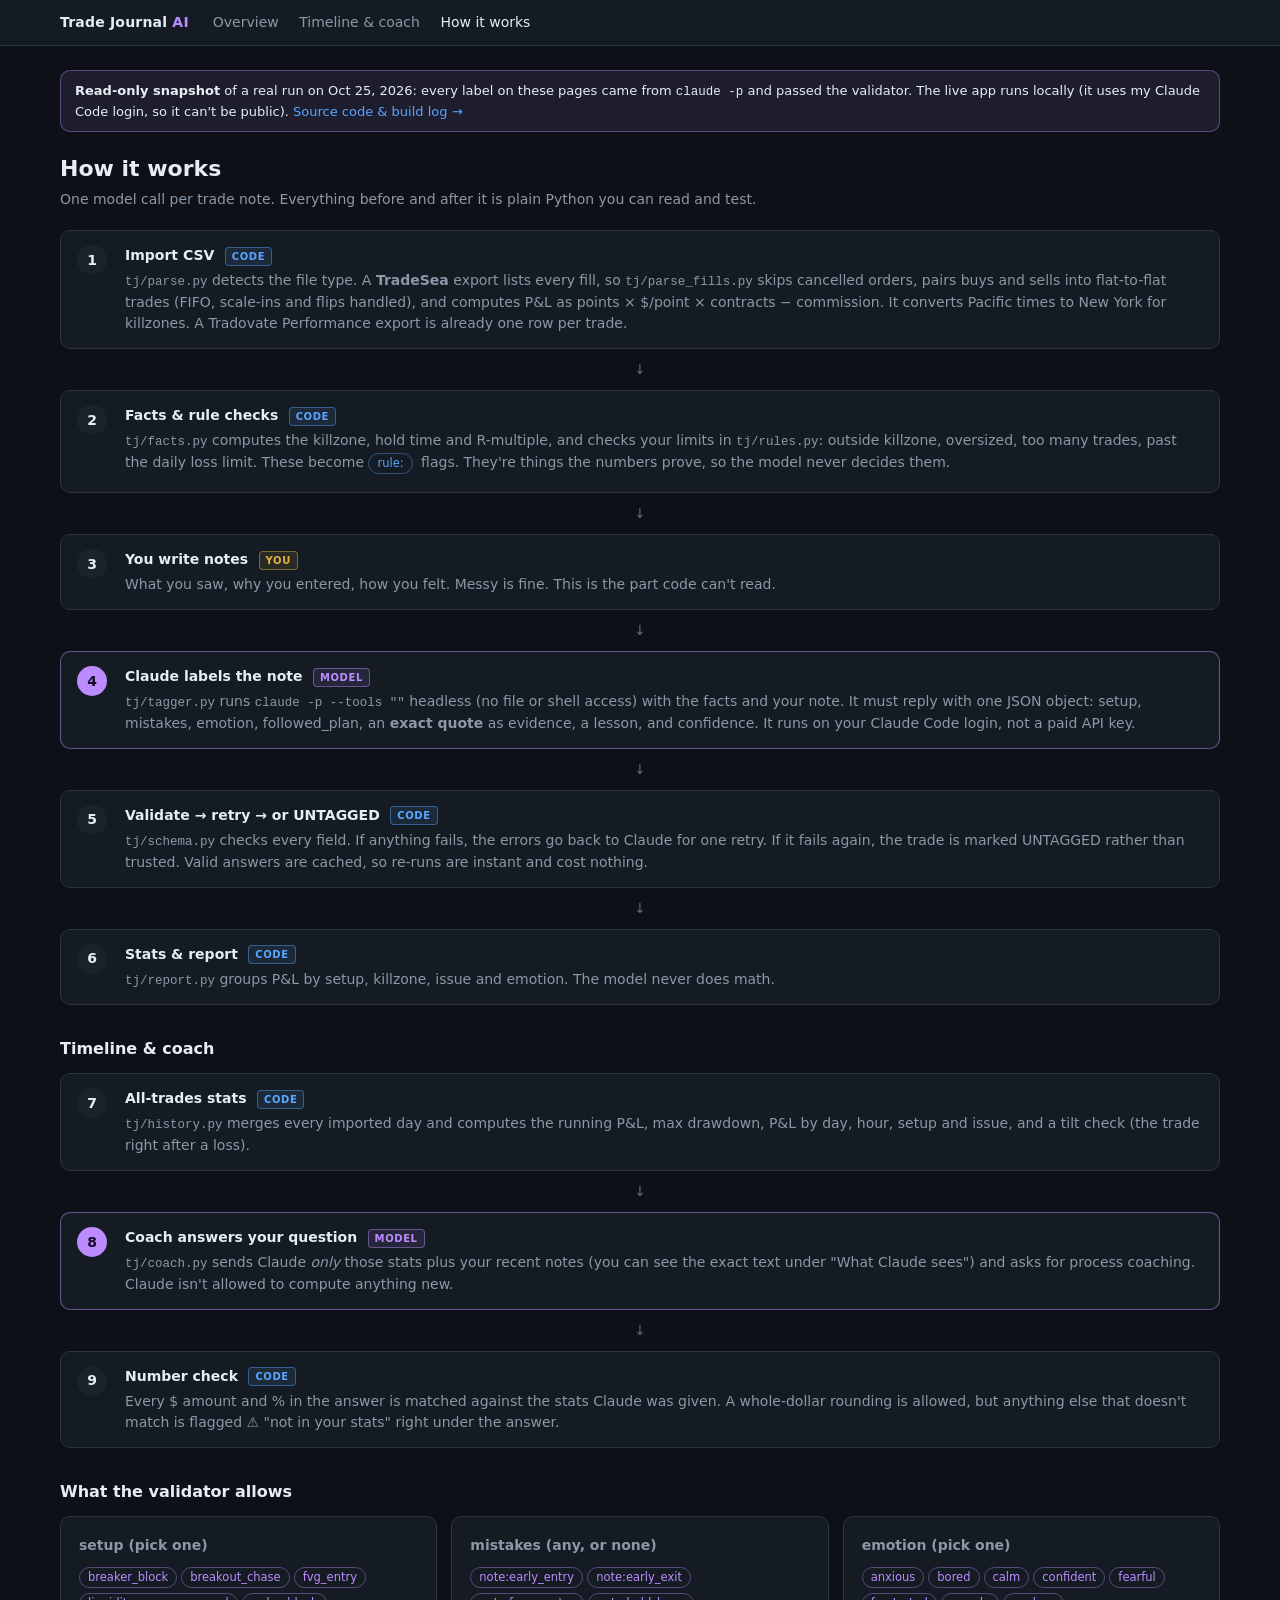
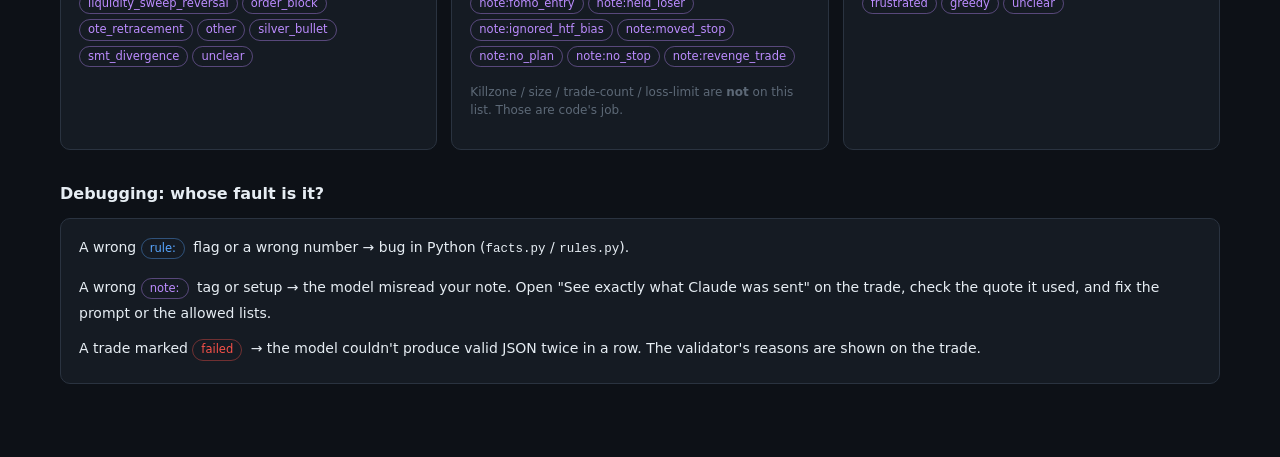
<file: docs/how.html>
<!doctype html>
<html lang="en">
<head>
  <meta charset="utf-8">
  <meta name="viewport" content="width=device-width, initial-scale=1">
  <title>How it works</title>
  <link rel="stylesheet" href="static/style.css">
</head>
<body>
  <header class="top"><div class="inner">
    <a class="brand" href="index.html">Trade Journal <span>AI</span></a>
    <nav>
      <a href="index.html" class="">Overview</a>
      <a href="history.html" class="">Timeline &amp; coach</a>
      <a href="how.html" class="on">How it works</a>
    </nav>
  </div></header>
  <main>
    
    <div class="demo-banner">
      <b>Read-only snapshot</b> of a real run on Oct 25, 2026: every label on these pages came from <code>claude -p</code> and passed the validator.
      The live app runs locally (it uses my Claude Code login, so it can't be public).
      <a href="https://github.com/bryanhuynh11/trade-journal-ai">Source code &amp; build log →</a>
    </div>
    
    
<h1>How it works</h1>
<p class="sub">One model call per trade note. Everything before and after it is plain Python you can read and test.</p>

<div class="flow">
  <div class="step"><div class="n">1</div><div><b>Import CSV</b> <span class="who code">CODE</span>
    <p><code>tj/parse.py</code> detects the file type. A <b>TradeSea</b> export lists every fill, so <code>tj/parse_fills.py</code> skips cancelled orders, pairs buys and sells into flat-to-flat trades (FIFO, scale-ins and flips handled), and computes P&amp;L as points × $/point × contracts − commission. It converts Pacific times to New York for killzones. A Tradovate Performance export is already one row per trade.</p></div></div>
  <div class="arrow">↓</div>
  <div class="step"><div class="n">2</div><div><b>Facts &amp; rule checks</b> <span class="who code">CODE</span>
    <p><code>tj/facts.py</code> computes the killzone, hold time and R-multiple, and checks your limits in <code>tj/rules.py</code>: outside killzone, oversized, too many trades, past the daily loss limit. These become <span class="chip rule">rule:</span> flags. They're things the numbers prove, so the model never decides them.</p></div></div>
  <div class="arrow">↓</div>
  <div class="step"><div class="n">3</div><div><b>You write notes</b> <span class="who you">YOU</span>
    <p>What you saw, why you entered, how you felt. Messy is fine. This is the part code can't read.</p></div></div>
  <div class="arrow">↓</div>
  <div class="step m"><div class="n">4</div><div><b>Claude labels the note</b> <span class="who model">MODEL</span>
    <p><code>tj/tagger.py</code> runs <code>claude -p --tools ""</code> headless (no file or shell access) with the facts and your note. It must reply with one JSON object: setup, mistakes, emotion, followed_plan, an <b>exact quote</b> as evidence, a lesson, and confidence. It runs on your Claude Code login, not a paid API key.</p></div></div>
  <div class="arrow">↓</div>
  <div class="step"><div class="n">5</div><div><b>Validate → retry → or UNTAGGED</b> <span class="who code">CODE</span>
    <p><code>tj/schema.py</code> checks every field. If anything fails, the errors go back to Claude for one retry. If it fails again, the trade is marked UNTAGGED rather than trusted. Valid answers are cached, so re-runs are instant and cost nothing.</p></div></div>
  <div class="arrow">↓</div>
  <div class="step"><div class="n">6</div><div><b>Stats &amp; report</b> <span class="who code">CODE</span>
    <p><code>tj/report.py</code> groups P&amp;L by setup, killzone, issue and emotion. The model never does math.</p></div></div>
</div>

<h2>Timeline &amp; coach</h2>
<div class="flow">
  <div class="step"><div class="n">7</div><div><b>All-trades stats</b> <span class="who code">CODE</span>
    <p><code>tj/history.py</code> merges every imported day and computes the running P&amp;L, max drawdown, P&amp;L by day, hour, setup and issue, and a tilt check (the trade right after a loss).</p></div></div>
  <div class="arrow">↓</div>
  <div class="step m"><div class="n">8</div><div><b>Coach answers your question</b> <span class="who model">MODEL</span>
    <p><code>tj/coach.py</code> sends Claude <i>only</i> those stats plus your recent notes (you can see the exact text under "What Claude sees") and asks for process coaching. Claude isn't allowed to compute anything new.</p></div></div>
  <div class="arrow">↓</div>
  <div class="step"><div class="n">9</div><div><b>Number check</b> <span class="who code">CODE</span>
    <p>Every $ amount and % in the answer is matched against the stats Claude was given. A whole-dollar rounding is allowed, but anything else that doesn't match is flagged ⚠ "not in your stats" right under the answer.</p></div></div>
</div>

<h2>What the validator allows</h2>
<div class="grid g3">
  <div class="panel"><h3>setup (pick one)</h3><span class="chip note">breaker_block</span><span class="chip note">breakout_chase</span><span class="chip note">fvg_entry</span><span class="chip note">liquidity_sweep_reversal</span><span class="chip note">order_block</span><span class="chip note">ote_retracement</span><span class="chip note">other</span><span class="chip note">silver_bullet</span><span class="chip note">smt_divergence</span><span class="chip note">unclear</span></div>
  <div class="panel"><h3>mistakes (any, or none)</h3><span class="chip note">note:early_entry</span><span class="chip note">note:early_exit</span><span class="chip note">note:fomo_entry</span><span class="chip note">note:held_loser</span><span class="chip note">note:ignored_htf_bias</span><span class="chip note">note:moved_stop</span><span class="chip note">note:no_plan</span><span class="chip note">note:no_stop</span><span class="chip note">note:revenge_trade</span>
    <p class="hint">Killzone / size / trade-count / loss-limit are <b>not</b> on this list. Those are code's job.</p></div>
  <div class="panel"><h3>emotion (pick one)</h3><span class="chip note">anxious</span><span class="chip note">bored</span><span class="chip note">calm</span><span class="chip note">confident</span><span class="chip note">fearful</span><span class="chip note">frustrated</span><span class="chip note">greedy</span><span class="chip note">unclear</span></div>
</div>

<h2>Debugging: whose fault is it?</h2>
<div class="panel">
  <p style="margin-top:0">A wrong <span class="chip rule">rule:</span> flag or a wrong number → bug in Python (<code>facts.py</code> / <code>rules.py</code>).</p>
  <p>A wrong <span class="chip note">note:</span> tag or setup → the model misread your note. Open "See exactly what Claude was sent" on the trade, check the quote it used, and fix the prompt or the allowed lists.</p>
  <p style="margin-bottom:0">A trade marked <span class="chip bad">failed</span> → the model couldn't produce valid JSON twice in a row. The validator's reasons are shown on the trade.</p>
</div>

  </main>
  
</body>
</html>
</file>
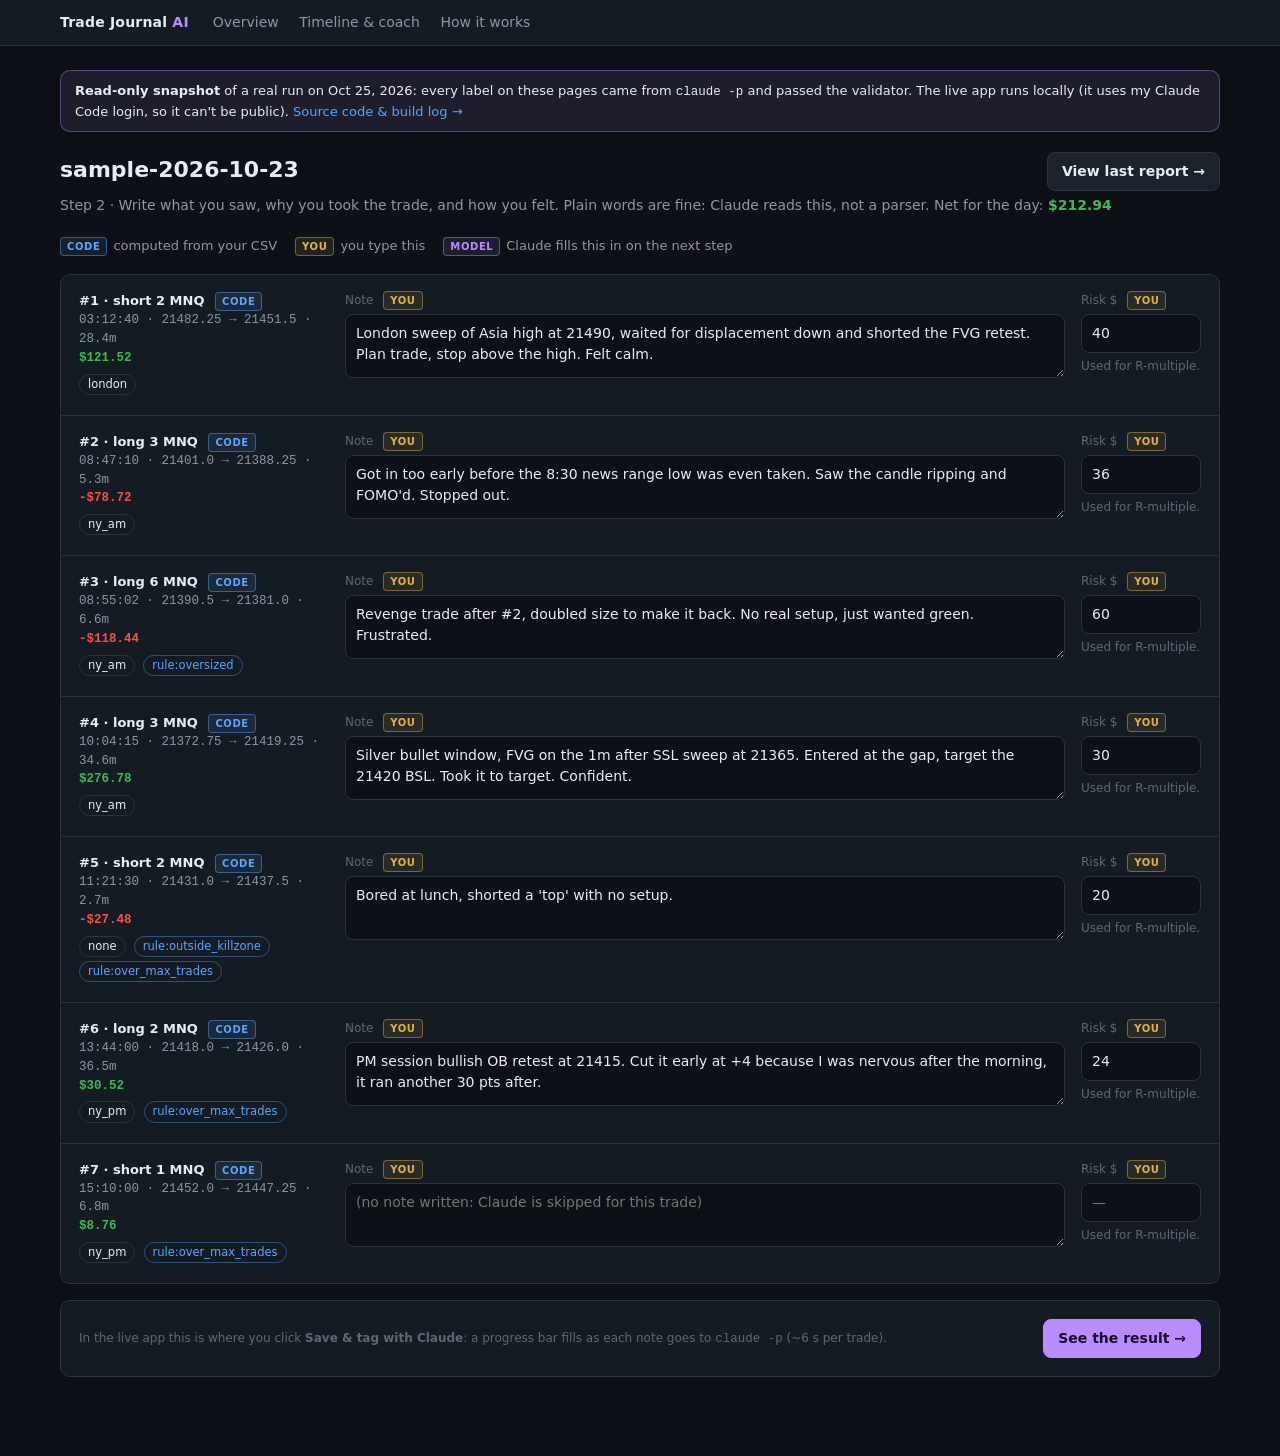
<file: docs/notes.html>
<!doctype html>
<html lang="en">
<head>
  <meta charset="utf-8">
  <meta name="viewport" content="width=device-width, initial-scale=1">
  <title>sample-2026-10-23 · notes</title>
  <link rel="stylesheet" href="static/style.css">
</head>
<body>
  <header class="top"><div class="inner">
    <a class="brand" href="index.html">Trade Journal <span>AI</span></a>
    <nav>
      <a href="index.html" class="">Overview</a>
      <a href="history.html" class="">Timeline &amp; coach</a>
      <a href="how.html" class="">How it works</a>
    </nav>
  </div></header>
  <main>
    
    <div class="demo-banner">
      <b>Read-only snapshot</b> of a real run on Oct 25, 2026: every label on these pages came from <code>claude -p</code> and passed the validator.
      The live app runs locally (it uses my Claude Code login, so it can't be public).
      <a href="https://github.com/bryanhuynh11/trade-journal-ai">Source code &amp; build log →</a>
    </div>
    
    
<div class="row" style="margin-bottom:4px">
  <h1>sample-2026-10-23</h1><div class="spacer"></div>
  <a class="btn" href="report.html">View last report →</a>
</div>
<p class="sub">Step 2 · Write what you saw, why you took the trade, and how you felt. Plain words are fine: Claude reads this, not a parser.
  Net for the day: <b class="pos">$212.94</b></p>

<div class="legend">
  <span><span class="who code">CODE</span>computed from your CSV</span>
  <span><span class="who you">YOU</span>you type this</span>
  <span><span class="who model">MODEL</span>Claude fills this in on the next step</span>
</div>

<div class="panel" style="padding:0" id="trades">
  
  <div class="trade-edit" data-id="1">
    <div class="facts">
      <div class="line1">#1 · short 2 MNQ <span class="who code">CODE</span></div>
      <div class="meta mono">03:12:40 · 21482.25 → 21451.5 · 28.4m</div>
      <div class="mono pos" style="font-weight:700">$121.52</div>
      <div style="margin-top:6px">
        <span class="chip">london</span>
        
      </div>
    </div>
    <div>
      <div class="hint" style="margin-bottom:4px">Note <span class="who you">YOU</span></div>
      <textarea name="note" readonly placeholder="(no note written: Claude is skipped for this trade)">London sweep of Asia high at 21490, waited for displacement down and shorted the FVG retest. Plan trade, stop above the high. Felt calm.</textarea>
    </div>
    <div>
      <div class="hint" style="margin-bottom:4px">Risk $ <span class="who you">YOU</span></div>
      <input type="number" step="0.01" min="0" name="risk" readonly value="40" placeholder="—">
      <div class="hint" style="margin-top:4px">Used for R-multiple.</div>
    </div>
  </div>
  
  <div class="trade-edit" data-id="2">
    <div class="facts">
      <div class="line1">#2 · long 3 MNQ <span class="who code">CODE</span></div>
      <div class="meta mono">08:47:10 · 21401.0 → 21388.25 · 5.3m</div>
      <div class="mono neg" style="font-weight:700">-$78.72</div>
      <div style="margin-top:6px">
        <span class="chip">ny_am</span>
        
      </div>
    </div>
    <div>
      <div class="hint" style="margin-bottom:4px">Note <span class="who you">YOU</span></div>
      <textarea name="note" readonly placeholder="(no note written: Claude is skipped for this trade)">Got in too early before the 8:30 news range low was even taken. Saw the candle ripping and FOMO&#39;d. Stopped out.</textarea>
    </div>
    <div>
      <div class="hint" style="margin-bottom:4px">Risk $ <span class="who you">YOU</span></div>
      <input type="number" step="0.01" min="0" name="risk" readonly value="36" placeholder="—">
      <div class="hint" style="margin-top:4px">Used for R-multiple.</div>
    </div>
  </div>
  
  <div class="trade-edit" data-id="3">
    <div class="facts">
      <div class="line1">#3 · long 6 MNQ <span class="who code">CODE</span></div>
      <div class="meta mono">08:55:02 · 21390.5 → 21381.0 · 6.6m</div>
      <div class="mono neg" style="font-weight:700">-$118.44</div>
      <div style="margin-top:6px">
        <span class="chip">ny_am</span>
        <span class="chip rule">rule:oversized</span>
      </div>
    </div>
    <div>
      <div class="hint" style="margin-bottom:4px">Note <span class="who you">YOU</span></div>
      <textarea name="note" readonly placeholder="(no note written: Claude is skipped for this trade)">Revenge trade after #2, doubled size to make it back. No real setup, just wanted green. Frustrated.</textarea>
    </div>
    <div>
      <div class="hint" style="margin-bottom:4px">Risk $ <span class="who you">YOU</span></div>
      <input type="number" step="0.01" min="0" name="risk" readonly value="60" placeholder="—">
      <div class="hint" style="margin-top:4px">Used for R-multiple.</div>
    </div>
  </div>
  
  <div class="trade-edit" data-id="4">
    <div class="facts">
      <div class="line1">#4 · long 3 MNQ <span class="who code">CODE</span></div>
      <div class="meta mono">10:04:15 · 21372.75 → 21419.25 · 34.6m</div>
      <div class="mono pos" style="font-weight:700">$276.78</div>
      <div style="margin-top:6px">
        <span class="chip">ny_am</span>
        
      </div>
    </div>
    <div>
      <div class="hint" style="margin-bottom:4px">Note <span class="who you">YOU</span></div>
      <textarea name="note" readonly placeholder="(no note written: Claude is skipped for this trade)">Silver bullet window, FVG on the 1m after SSL sweep at 21365. Entered at the gap, target the 21420 BSL. Took it to target. Confident.</textarea>
    </div>
    <div>
      <div class="hint" style="margin-bottom:4px">Risk $ <span class="who you">YOU</span></div>
      <input type="number" step="0.01" min="0" name="risk" readonly value="30" placeholder="—">
      <div class="hint" style="margin-top:4px">Used for R-multiple.</div>
    </div>
  </div>
  
  <div class="trade-edit" data-id="5">
    <div class="facts">
      <div class="line1">#5 · short 2 MNQ <span class="who code">CODE</span></div>
      <div class="meta mono">11:21:30 · 21431.0 → 21437.5 · 2.7m</div>
      <div class="mono neg" style="font-weight:700">-$27.48</div>
      <div style="margin-top:6px">
        <span class="chip">none</span>
        <span class="chip rule">rule:outside_killzone</span><span class="chip rule">rule:over_max_trades</span>
      </div>
    </div>
    <div>
      <div class="hint" style="margin-bottom:4px">Note <span class="who you">YOU</span></div>
      <textarea name="note" readonly placeholder="(no note written: Claude is skipped for this trade)">Bored at lunch, shorted a &#39;top&#39; with no setup.</textarea>
    </div>
    <div>
      <div class="hint" style="margin-bottom:4px">Risk $ <span class="who you">YOU</span></div>
      <input type="number" step="0.01" min="0" name="risk" readonly value="20" placeholder="—">
      <div class="hint" style="margin-top:4px">Used for R-multiple.</div>
    </div>
  </div>
  
  <div class="trade-edit" data-id="6">
    <div class="facts">
      <div class="line1">#6 · long 2 MNQ <span class="who code">CODE</span></div>
      <div class="meta mono">13:44:00 · 21418.0 → 21426.0 · 36.5m</div>
      <div class="mono pos" style="font-weight:700">$30.52</div>
      <div style="margin-top:6px">
        <span class="chip">ny_pm</span>
        <span class="chip rule">rule:over_max_trades</span>
      </div>
    </div>
    <div>
      <div class="hint" style="margin-bottom:4px">Note <span class="who you">YOU</span></div>
      <textarea name="note" readonly placeholder="(no note written: Claude is skipped for this trade)">PM session bullish OB retest at 21415. Cut it early at +4 because I was nervous after the morning, it ran another 30 pts after.</textarea>
    </div>
    <div>
      <div class="hint" style="margin-bottom:4px">Risk $ <span class="who you">YOU</span></div>
      <input type="number" step="0.01" min="0" name="risk" readonly value="24" placeholder="—">
      <div class="hint" style="margin-top:4px">Used for R-multiple.</div>
    </div>
  </div>
  
  <div class="trade-edit" data-id="7">
    <div class="facts">
      <div class="line1">#7 · short 1 MNQ <span class="who code">CODE</span></div>
      <div class="meta mono">15:10:00 · 21452.0 → 21447.25 · 6.8m</div>
      <div class="mono pos" style="font-weight:700">$8.76</div>
      <div style="margin-top:6px">
        <span class="chip">ny_pm</span>
        <span class="chip rule">rule:over_max_trades</span>
      </div>
    </div>
    <div>
      <div class="hint" style="margin-bottom:4px">Note <span class="who you">YOU</span></div>
      <textarea name="note" readonly placeholder="(no note written: Claude is skipped for this trade)"></textarea>
    </div>
    <div>
      <div class="hint" style="margin-bottom:4px">Risk $ <span class="who you">YOU</span></div>
      <input type="number" step="0.01" min="0" name="risk" readonly value="" placeholder="—">
      <div class="hint" style="margin-top:4px">Used for R-multiple.</div>
    </div>
  </div>
  
</div>


<div class="panel" style="margin-top:16px"><div class="row">
  <span class="hint">In the live app this is where you click <b>Save &amp; tag with Claude</b>: a progress bar fills as each note goes to <code>claude -p</code> (~6 s per trade).</span>
  <div class="spacer"></div><a class="btn primary" href="report.html">See the result →</a>
</div></div>


  </main>
  

</body>
</html>
</file>
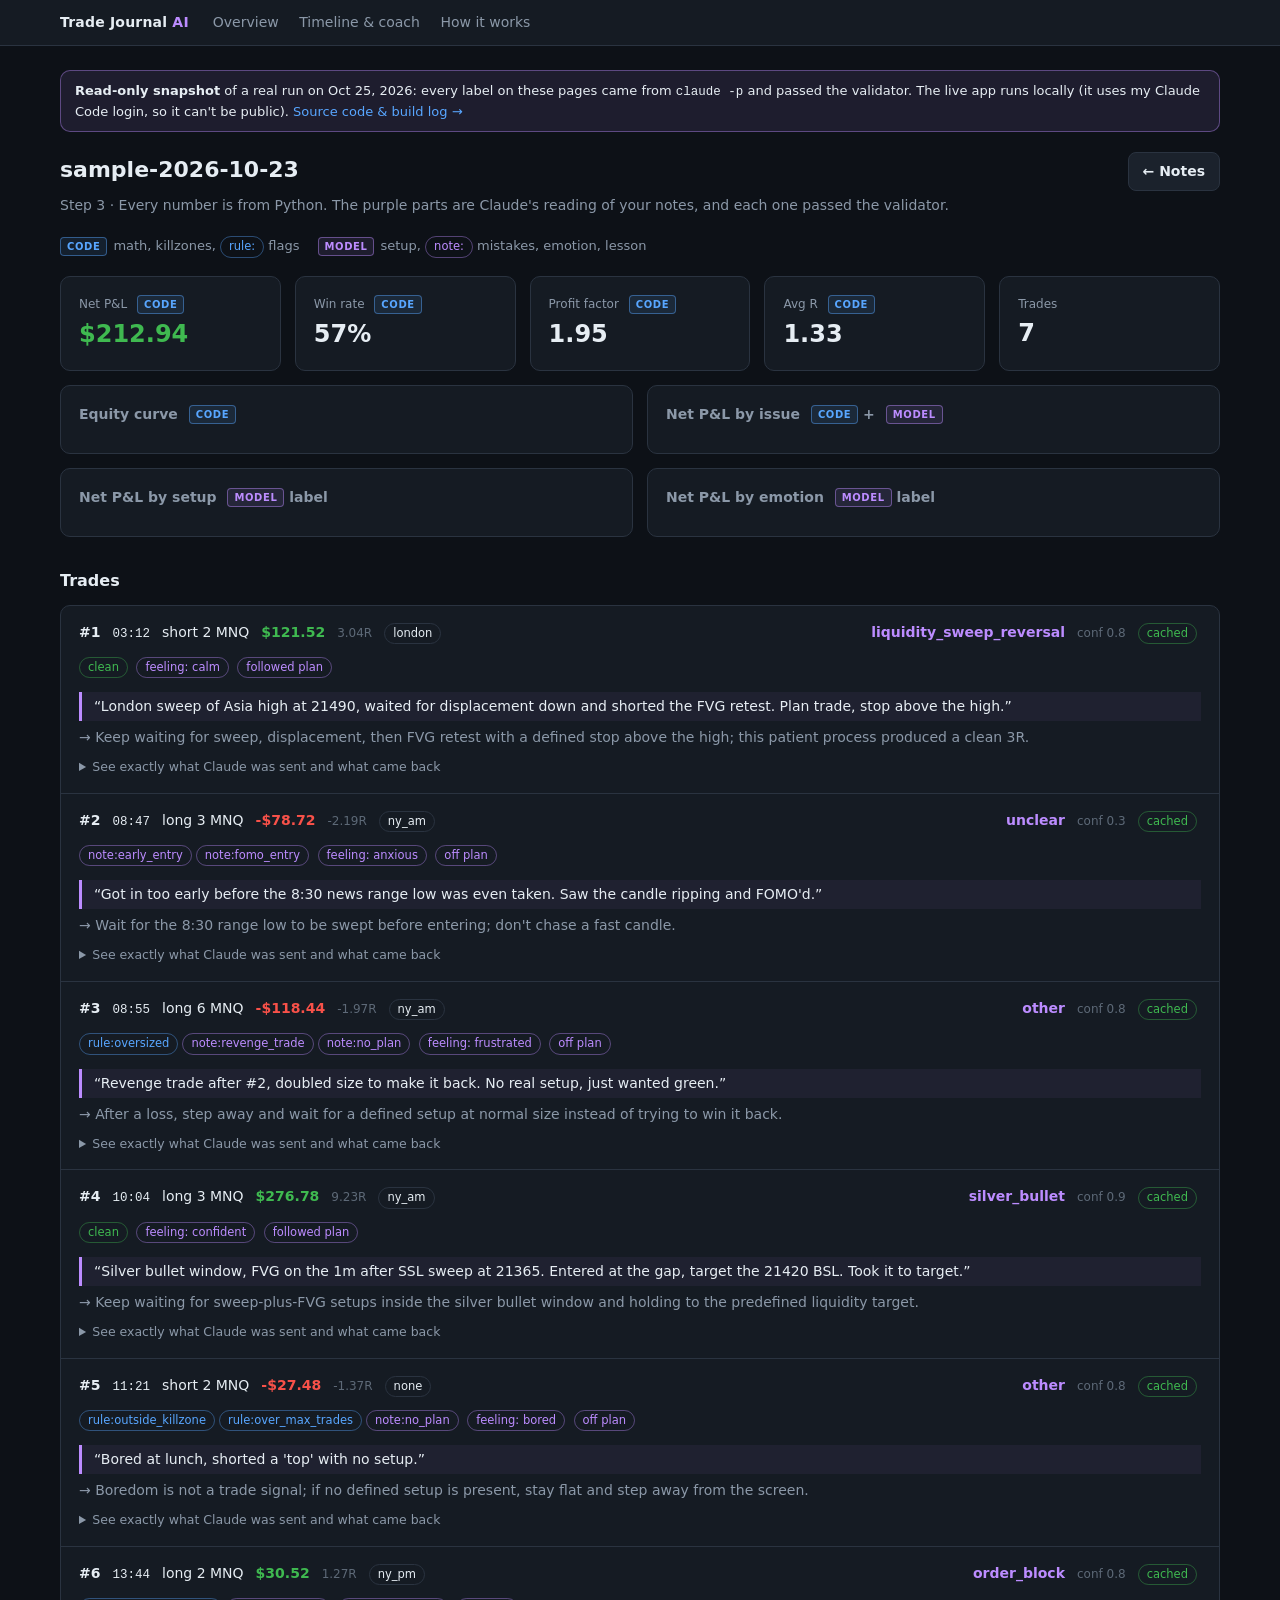
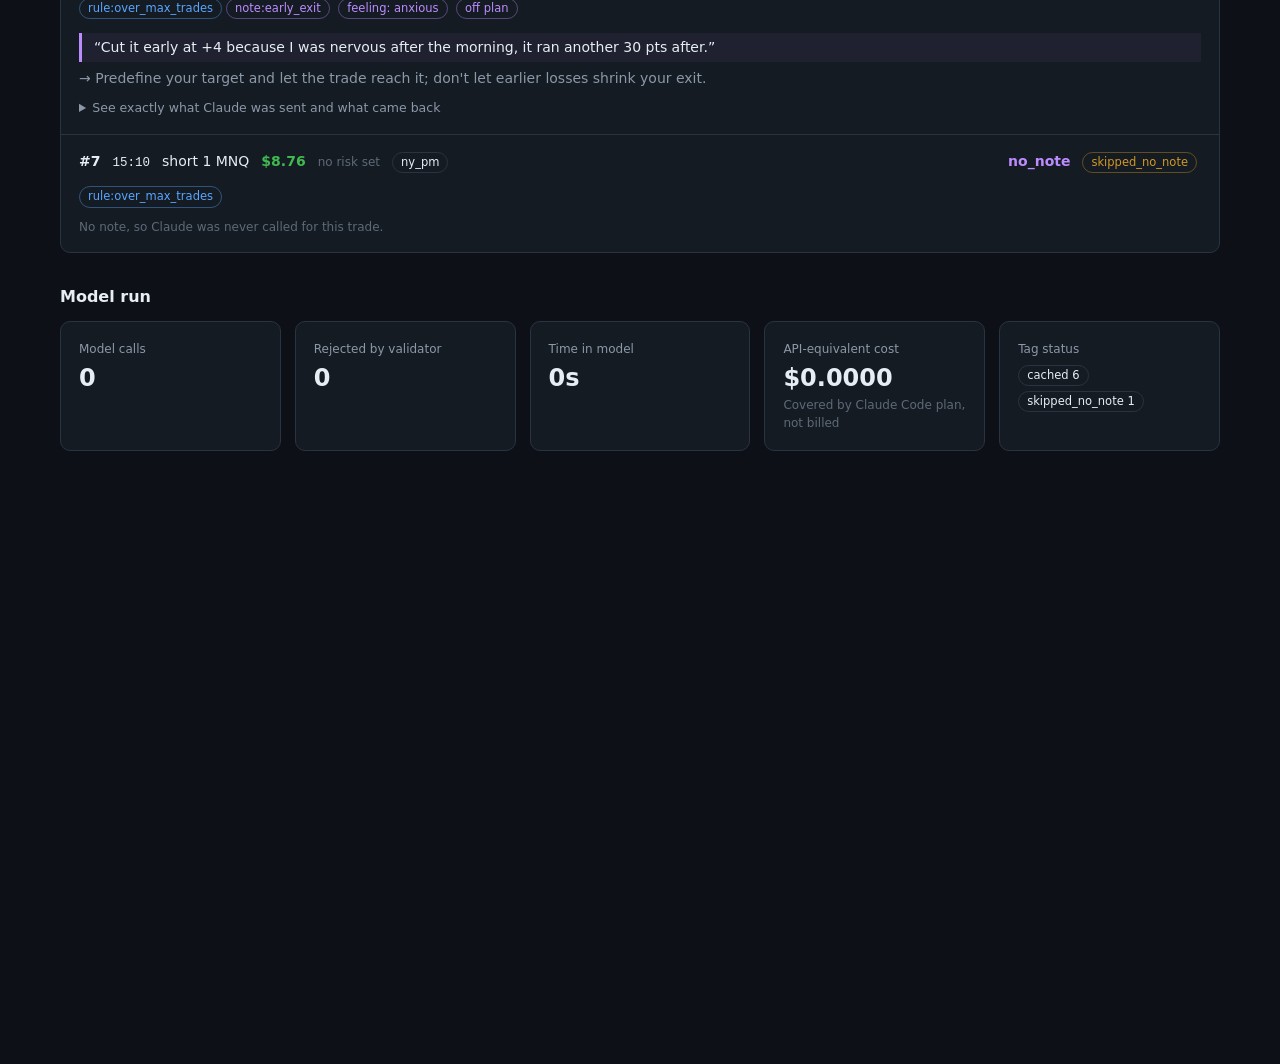
<file: docs/report.html>
<!doctype html>
<html lang="en">
<head>
  <meta charset="utf-8">
  <meta name="viewport" content="width=device-width, initial-scale=1">
  <title>sample-2026-10-23 · report</title>
  <link rel="stylesheet" href="static/style.css">
</head>
<body>
  <header class="top"><div class="inner">
    <a class="brand" href="index.html">Trade Journal <span>AI</span></a>
    <nav>
      <a href="index.html" class="">Overview</a>
      <a href="history.html" class="">Timeline &amp; coach</a>
      <a href="how.html" class="">How it works</a>
    </nav>
  </div></header>
  <main>
    
    <div class="demo-banner">
      <b>Read-only snapshot</b> of a real run on Oct 25, 2026: every label on these pages came from <code>claude -p</code> and passed the validator.
      The live app runs locally (it uses my Claude Code login, so it can't be public).
      <a href="https://github.com/bryanhuynh11/trade-journal-ai">Source code &amp; build log →</a>
    </div>
    
    
<div class="row" style="margin-bottom:4px">
  <h1>sample-2026-10-23</h1>
  
  <div class="spacer"></div>
  <a class="btn" href="notes.html">← Notes</a>
</div>
<p class="sub">Step 3 · Every number is from Python. The purple parts are Claude's reading of your notes, and each one passed the validator.</p>

<div class="legend">
  <span><span class="who code">CODE</span>math, killzones, <span class="chip rule" style="margin:0">rule:</span> flags</span>
  <span><span class="who model">MODEL</span>setup, <span class="chip note" style="margin:0">note:</span> mistakes, emotion, lesson</span>
</div>

<div class="grid g5">
  <div class="panel tile"><div class="k">Net P&amp;L <span class="who code">CODE</span></div><div class="v pos">$212.94</div></div>
  <div class="panel tile"><div class="k">Win rate <span class="who code">CODE</span></div><div class="v">57%</div></div>
  <div class="panel tile"><div class="k">Profit factor <span class="who code">CODE</span></div><div class="v">1.95</div></div>
  <div class="panel tile"><div class="k">Avg R <span class="who code">CODE</span></div><div class="v">1.33</div></div>
  <div class="panel tile"><div class="k">Trades</div><div class="v">7</div></div>
</div>

<div class="grid g2" style="margin-top:14px">
  <div class="panel"><h3>Equity curve <span class="who code">CODE</span></h3><canvas id="equity"></canvas></div>
  <div class="panel"><h3>Net P&amp;L by issue <span class="who code">CODE</span> + <span class="who model">MODEL</span></h3><canvas id="issues"></canvas></div>
  <div class="panel"><h3>Net P&amp;L by setup <span class="who model">MODEL</span> label</h3><canvas id="setups"></canvas></div>
  <div class="panel"><h3>Net P&amp;L by emotion <span class="who model">MODEL</span> label</h3><canvas id="emotions"></canvas></div>
</div>

<h2>Trades</h2>
<div class="panel" style="padding:0">
  
  <div class="tcard">
    <div class="head">
      <b>#1</b>
      <span class="mono">03:12</span>
      <span>short 2 MNQ</span>
      <span class="pnl pos">$121.52</span>
      <span class="hint">3.04R</span>
      <span class="chip">london</span>
      <div class="spacer"></div>
      <span class="setup">liquidity_sweep_reversal</span>
      <span class="hint">conf 0.8</span>
      <span class="chip ok">cached</span>
    </div>
    <div style="margin-top:8px">
      <span class="chip ok">clean</span>
      <span class="chip note">feeling: calm</span>
      <span class="chip note">followed plan</span>
    </div>
    <div class="quote">“London sweep of Asia high at 21490, waited for displacement down and shorted the FVG retest. Plan trade, stop above the high.”</div>
    <div class="lesson">→ Keep waiting for sweep, displacement, then FVG retest with a defined stop above the high; this patient process produced a clean 3R.</div>
    
    

    
    <details>
      <summary>See exactly what Claude was sent and what came back</summary>
      <div class="cols2">
        <div><div class="hint">Prompt (built by <code>tj/tagger.py</code>)</div><pre>Label this trade from the trader&#39;s note. The numbers below were computed by code and are correct; do not recompute or contradict them.

FACTS (from code):
{
  &#34;symbol&#34;: &#34;MNQZ6&#34;,
  &#34;root&#34;: &#34;MNQ&#34;,
  &#34;side&#34;: &#34;short&#34;,
  &#34;qty&#34;: 2,
  &#34;entry_price&#34;: 21482.25,
  &#34;exit_price&#34;: 21451.5,
  &#34;entry_time&#34;: &#34;2026-10-23 03:12:40&#34;,
  &#34;hold_minutes&#34;: 28.4,
  &#34;pnl&#34;: 121.52,
  &#34;risk_usd&#34;: 40.0,
  &#34;r_multiple&#34;: 3.04,
  &#34;killzone&#34;: &#34;london&#34;,
  &#34;rule_flags&#34;: []
}

TRADER&#39;S NOTE (written right after the trade):
&#34;&#34;&#34;London sweep of Asia high at 21490, waited for displacement down and shorted the FVG retest. Plan trade, stop above the high. Felt calm.&#34;&#34;&#34;

Return exactly this JSON object:
{
  &#34;setup&#34;: one of [&#39;breaker_block&#39;, &#39;breakout_chase&#39;, &#39;fvg_entry&#39;, &#39;liquidity_sweep_reversal&#39;, &#39;order_block&#39;, &#39;ote_retracement&#39;, &#39;other&#39;, &#39;silver_bullet&#39;, &#39;smt_divergence&#39;, &#39;unclear&#39;],
  &#34;mistakes&#34;: list drawn from [&#39;early_entry&#39;, &#39;early_exit&#39;, &#39;fomo_entry&#39;, &#39;held_loser&#39;, &#39;ignored_htf_bias&#39;, &#39;moved_stop&#39;, &#39;no_plan&#39;, &#39;no_stop&#39;, &#39;revenge_trade&#39;] -- [] if the note shows none. Only tag what the NOTE supports. Do NOT tag killzone, size, trade count, or loss limit; code already checks those,
  &#34;emotion&#34;: one of [&#39;anxious&#39;, &#39;bored&#39;, &#39;calm&#39;, &#39;confident&#39;, &#39;fearful&#39;, &#39;frustrated&#39;, &#39;greedy&#39;, &#39;unclear&#39;],
  &#34;followed_plan&#34;: true | false | null (null if the note doesn&#39;t say),
  &#34;evidence&#34;: an EXACT substring copied from the note that best supports your labels,
  &#34;lesson&#34;: one actionable sentence, max 140 characters,
  &#34;confidence&#34;: number 0-1, how sure you are of the setup label
}
If the note is too vague to tell the setup, use &#34;unclear&#34; and a low confidence.</pre></div>
        <div>
          <div class="hint">Answer after validation (<code>tj/schema.py</code>)</div>
          <pre>{
  "confidence": 0.8,
  "emotion": "calm",
  "evidence": "London sweep of Asia high at 21490, waited for displacement down and shorted the FVG retest. Plan trade, stop above the high.",
  "followed_plan": true,
  "lesson": "Keep waiting for sweep, displacement, then FVG retest with a defined stop above the high; this patient process produced a clean 3R.",
  "mistakes": [],
  "setup": "liquidity_sweep_reversal"
}</pre>
          
          <div class="hint">From cache: no model call this run.</div>
          
        </div>
      </div>
    </details>
    
  </div>
  
  <div class="tcard">
    <div class="head">
      <b>#2</b>
      <span class="mono">08:47</span>
      <span>long 3 MNQ</span>
      <span class="pnl neg">-$78.72</span>
      <span class="hint">-2.19R</span>
      <span class="chip">ny_am</span>
      <div class="spacer"></div>
      <span class="setup">unclear</span>
      <span class="hint">conf 0.3</span>
      <span class="chip ok">cached</span>
    </div>
    <div style="margin-top:8px">
      <span class="chip note">note:early_entry</span><span class="chip note">note:fomo_entry</span>
      <span class="chip note">feeling: anxious</span>
      <span class="chip note">off plan</span>
    </div>
    <div class="quote">“Got in too early before the 8:30 news range low was even taken. Saw the candle ripping and FOMO&#39;d.”</div>
    <div class="lesson">→ Wait for the 8:30 range low to be swept before entering; don&#39;t chase a fast candle.</div>
    
    

    
    <details>
      <summary>See exactly what Claude was sent and what came back</summary>
      <div class="cols2">
        <div><div class="hint">Prompt (built by <code>tj/tagger.py</code>)</div><pre>Label this trade from the trader&#39;s note. The numbers below were computed by code and are correct; do not recompute or contradict them.

FACTS (from code):
{
  &#34;symbol&#34;: &#34;MNQZ6&#34;,
  &#34;root&#34;: &#34;MNQ&#34;,
  &#34;side&#34;: &#34;long&#34;,
  &#34;qty&#34;: 3,
  &#34;entry_price&#34;: 21401.0,
  &#34;exit_price&#34;: 21388.25,
  &#34;entry_time&#34;: &#34;2026-10-23 08:47:10&#34;,
  &#34;hold_minutes&#34;: 5.3,
  &#34;pnl&#34;: -78.72,
  &#34;risk_usd&#34;: 36.0,
  &#34;r_multiple&#34;: -2.19,
  &#34;killzone&#34;: &#34;ny_am&#34;,
  &#34;rule_flags&#34;: []
}

TRADER&#39;S NOTE (written right after the trade):
&#34;&#34;&#34;Got in too early before the 8:30 news range low was even taken. Saw the candle ripping and FOMO&#39;d. Stopped out.&#34;&#34;&#34;

Return exactly this JSON object:
{
  &#34;setup&#34;: one of [&#39;breaker_block&#39;, &#39;breakout_chase&#39;, &#39;fvg_entry&#39;, &#39;liquidity_sweep_reversal&#39;, &#39;order_block&#39;, &#39;ote_retracement&#39;, &#39;other&#39;, &#39;silver_bullet&#39;, &#39;smt_divergence&#39;, &#39;unclear&#39;],
  &#34;mistakes&#34;: list drawn from [&#39;early_entry&#39;, &#39;early_exit&#39;, &#39;fomo_entry&#39;, &#39;held_loser&#39;, &#39;ignored_htf_bias&#39;, &#39;moved_stop&#39;, &#39;no_plan&#39;, &#39;no_stop&#39;, &#39;revenge_trade&#39;] -- [] if the note shows none. Only tag what the NOTE supports. Do NOT tag killzone, size, trade count, or loss limit; code already checks those,
  &#34;emotion&#34;: one of [&#39;anxious&#39;, &#39;bored&#39;, &#39;calm&#39;, &#39;confident&#39;, &#39;fearful&#39;, &#39;frustrated&#39;, &#39;greedy&#39;, &#39;unclear&#39;],
  &#34;followed_plan&#34;: true | false | null (null if the note doesn&#39;t say),
  &#34;evidence&#34;: an EXACT substring copied from the note that best supports your labels,
  &#34;lesson&#34;: one actionable sentence, max 140 characters,
  &#34;confidence&#34;: number 0-1, how sure you are of the setup label
}
If the note is too vague to tell the setup, use &#34;unclear&#34; and a low confidence.</pre></div>
        <div>
          <div class="hint">Answer after validation (<code>tj/schema.py</code>)</div>
          <pre>{
  "confidence": 0.3,
  "emotion": "anxious",
  "evidence": "Got in too early before the 8:30 news range low was even taken. Saw the candle ripping and FOMO\u0027d.",
  "followed_plan": false,
  "lesson": "Wait for the 8:30 range low to be swept before entering; don\u0027t chase a fast candle.",
  "mistakes": [
    "early_entry",
    "fomo_entry"
  ],
  "setup": "unclear"
}</pre>
          
          <div class="hint">From cache: no model call this run.</div>
          
        </div>
      </div>
    </details>
    
  </div>
  
  <div class="tcard">
    <div class="head">
      <b>#3</b>
      <span class="mono">08:55</span>
      <span>long 6 MNQ</span>
      <span class="pnl neg">-$118.44</span>
      <span class="hint">-1.97R</span>
      <span class="chip">ny_am</span>
      <div class="spacer"></div>
      <span class="setup">other</span>
      <span class="hint">conf 0.8</span>
      <span class="chip ok">cached</span>
    </div>
    <div style="margin-top:8px">
      <span class="chip rule">rule:oversized</span><span class="chip note">note:revenge_trade</span><span class="chip note">note:no_plan</span>
      <span class="chip note">feeling: frustrated</span>
      <span class="chip note">off plan</span>
    </div>
    <div class="quote">“Revenge trade after #2, doubled size to make it back. No real setup, just wanted green.”</div>
    <div class="lesson">→ After a loss, step away and wait for a defined setup at normal size instead of trying to win it back.</div>
    
    

    
    <details>
      <summary>See exactly what Claude was sent and what came back</summary>
      <div class="cols2">
        <div><div class="hint">Prompt (built by <code>tj/tagger.py</code>)</div><pre>Label this trade from the trader&#39;s note. The numbers below were computed by code and are correct; do not recompute or contradict them.

FACTS (from code):
{
  &#34;symbol&#34;: &#34;MNQZ6&#34;,
  &#34;root&#34;: &#34;MNQ&#34;,
  &#34;side&#34;: &#34;long&#34;,
  &#34;qty&#34;: 6,
  &#34;entry_price&#34;: 21390.5,
  &#34;exit_price&#34;: 21381.0,
  &#34;entry_time&#34;: &#34;2026-10-23 08:55:02&#34;,
  &#34;hold_minutes&#34;: 6.6,
  &#34;pnl&#34;: -118.44,
  &#34;risk_usd&#34;: 60.0,
  &#34;r_multiple&#34;: -1.97,
  &#34;killzone&#34;: &#34;ny_am&#34;,
  &#34;rule_flags&#34;: [
    &#34;oversized&#34;
  ]
}

TRADER&#39;S NOTE (written right after the trade):
&#34;&#34;&#34;Revenge trade after #2, doubled size to make it back. No real setup, just wanted green. Frustrated.&#34;&#34;&#34;

Return exactly this JSON object:
{
  &#34;setup&#34;: one of [&#39;breaker_block&#39;, &#39;breakout_chase&#39;, &#39;fvg_entry&#39;, &#39;liquidity_sweep_reversal&#39;, &#39;order_block&#39;, &#39;ote_retracement&#39;, &#39;other&#39;, &#39;silver_bullet&#39;, &#39;smt_divergence&#39;, &#39;unclear&#39;],
  &#34;mistakes&#34;: list drawn from [&#39;early_entry&#39;, &#39;early_exit&#39;, &#39;fomo_entry&#39;, &#39;held_loser&#39;, &#39;ignored_htf_bias&#39;, &#39;moved_stop&#39;, &#39;no_plan&#39;, &#39;no_stop&#39;, &#39;revenge_trade&#39;] -- [] if the note shows none. Only tag what the NOTE supports. Do NOT tag killzone, size, trade count, or loss limit; code already checks those,
  &#34;emotion&#34;: one of [&#39;anxious&#39;, &#39;bored&#39;, &#39;calm&#39;, &#39;confident&#39;, &#39;fearful&#39;, &#39;frustrated&#39;, &#39;greedy&#39;, &#39;unclear&#39;],
  &#34;followed_plan&#34;: true | false | null (null if the note doesn&#39;t say),
  &#34;evidence&#34;: an EXACT substring copied from the note that best supports your labels,
  &#34;lesson&#34;: one actionable sentence, max 140 characters,
  &#34;confidence&#34;: number 0-1, how sure you are of the setup label
}
If the note is too vague to tell the setup, use &#34;unclear&#34; and a low confidence.</pre></div>
        <div>
          <div class="hint">Answer after validation (<code>tj/schema.py</code>)</div>
          <pre>{
  "confidence": 0.85,
  "emotion": "frustrated",
  "evidence": "Revenge trade after #2, doubled size to make it back. No real setup, just wanted green.",
  "followed_plan": false,
  "lesson": "After a loss, step away and wait for a defined setup at normal size instead of trying to win it back.",
  "mistakes": [
    "revenge_trade",
    "no_plan"
  ],
  "setup": "other"
}</pre>
          
          <div class="hint">From cache: no model call this run.</div>
          
        </div>
      </div>
    </details>
    
  </div>
  
  <div class="tcard">
    <div class="head">
      <b>#4</b>
      <span class="mono">10:04</span>
      <span>long 3 MNQ</span>
      <span class="pnl pos">$276.78</span>
      <span class="hint">9.23R</span>
      <span class="chip">ny_am</span>
      <div class="spacer"></div>
      <span class="setup">silver_bullet</span>
      <span class="hint">conf 0.9</span>
      <span class="chip ok">cached</span>
    </div>
    <div style="margin-top:8px">
      <span class="chip ok">clean</span>
      <span class="chip note">feeling: confident</span>
      <span class="chip note">followed plan</span>
    </div>
    <div class="quote">“Silver bullet window, FVG on the 1m after SSL sweep at 21365. Entered at the gap, target the 21420 BSL. Took it to target.”</div>
    <div class="lesson">→ Keep waiting for sweep-plus-FVG setups inside the silver bullet window and holding to the predefined liquidity target.</div>
    
    

    
    <details>
      <summary>See exactly what Claude was sent and what came back</summary>
      <div class="cols2">
        <div><div class="hint">Prompt (built by <code>tj/tagger.py</code>)</div><pre>Label this trade from the trader&#39;s note. The numbers below were computed by code and are correct; do not recompute or contradict them.

FACTS (from code):
{
  &#34;symbol&#34;: &#34;MNQZ6&#34;,
  &#34;root&#34;: &#34;MNQ&#34;,
  &#34;side&#34;: &#34;long&#34;,
  &#34;qty&#34;: 3,
  &#34;entry_price&#34;: 21372.75,
  &#34;exit_price&#34;: 21419.25,
  &#34;entry_time&#34;: &#34;2026-10-23 10:04:15&#34;,
  &#34;hold_minutes&#34;: 34.6,
  &#34;pnl&#34;: 276.78,
  &#34;risk_usd&#34;: 30.0,
  &#34;r_multiple&#34;: 9.23,
  &#34;killzone&#34;: &#34;ny_am&#34;,
  &#34;rule_flags&#34;: []
}

TRADER&#39;S NOTE (written right after the trade):
&#34;&#34;&#34;Silver bullet window, FVG on the 1m after SSL sweep at 21365. Entered at the gap, target the 21420 BSL. Took it to target. Confident.&#34;&#34;&#34;

Return exactly this JSON object:
{
  &#34;setup&#34;: one of [&#39;breaker_block&#39;, &#39;breakout_chase&#39;, &#39;fvg_entry&#39;, &#39;liquidity_sweep_reversal&#39;, &#39;order_block&#39;, &#39;ote_retracement&#39;, &#39;other&#39;, &#39;silver_bullet&#39;, &#39;smt_divergence&#39;, &#39;unclear&#39;],
  &#34;mistakes&#34;: list drawn from [&#39;early_entry&#39;, &#39;early_exit&#39;, &#39;fomo_entry&#39;, &#39;held_loser&#39;, &#39;ignored_htf_bias&#39;, &#39;moved_stop&#39;, &#39;no_plan&#39;, &#39;no_stop&#39;, &#39;revenge_trade&#39;] -- [] if the note shows none. Only tag what the NOTE supports. Do NOT tag killzone, size, trade count, or loss limit; code already checks those,
  &#34;emotion&#34;: one of [&#39;anxious&#39;, &#39;bored&#39;, &#39;calm&#39;, &#39;confident&#39;, &#39;fearful&#39;, &#39;frustrated&#39;, &#39;greedy&#39;, &#39;unclear&#39;],
  &#34;followed_plan&#34;: true | false | null (null if the note doesn&#39;t say),
  &#34;evidence&#34;: an EXACT substring copied from the note that best supports your labels,
  &#34;lesson&#34;: one actionable sentence, max 140 characters,
  &#34;confidence&#34;: number 0-1, how sure you are of the setup label
}
If the note is too vague to tell the setup, use &#34;unclear&#34; and a low confidence.</pre></div>
        <div>
          <div class="hint">Answer after validation (<code>tj/schema.py</code>)</div>
          <pre>{
  "confidence": 0.9,
  "emotion": "confident",
  "evidence": "Silver bullet window, FVG on the 1m after SSL sweep at 21365. Entered at the gap, target the 21420 BSL. Took it to target.",
  "followed_plan": true,
  "lesson": "Keep waiting for sweep-plus-FVG setups inside the silver bullet window and holding to the predefined liquidity target.",
  "mistakes": [],
  "setup": "silver_bullet"
}</pre>
          
          <div class="hint">From cache: no model call this run.</div>
          
        </div>
      </div>
    </details>
    
  </div>
  
  <div class="tcard">
    <div class="head">
      <b>#5</b>
      <span class="mono">11:21</span>
      <span>short 2 MNQ</span>
      <span class="pnl neg">-$27.48</span>
      <span class="hint">-1.37R</span>
      <span class="chip">none</span>
      <div class="spacer"></div>
      <span class="setup">other</span>
      <span class="hint">conf 0.8</span>
      <span class="chip ok">cached</span>
    </div>
    <div style="margin-top:8px">
      <span class="chip rule">rule:outside_killzone</span><span class="chip rule">rule:over_max_trades</span><span class="chip note">note:no_plan</span>
      <span class="chip note">feeling: bored</span>
      <span class="chip note">off plan</span>
    </div>
    <div class="quote">“Bored at lunch, shorted a &#39;top&#39; with no setup.”</div>
    <div class="lesson">→ Boredom is not a trade signal; if no defined setup is present, stay flat and step away from the screen.</div>
    
    

    
    <details>
      <summary>See exactly what Claude was sent and what came back</summary>
      <div class="cols2">
        <div><div class="hint">Prompt (built by <code>tj/tagger.py</code>)</div><pre>Label this trade from the trader&#39;s note. The numbers below were computed by code and are correct; do not recompute or contradict them.

FACTS (from code):
{
  &#34;symbol&#34;: &#34;MNQZ6&#34;,
  &#34;root&#34;: &#34;MNQ&#34;,
  &#34;side&#34;: &#34;short&#34;,
  &#34;qty&#34;: 2,
  &#34;entry_price&#34;: 21431.0,
  &#34;exit_price&#34;: 21437.5,
  &#34;entry_time&#34;: &#34;2026-10-23 11:21:30&#34;,
  &#34;hold_minutes&#34;: 2.7,
  &#34;pnl&#34;: -27.48,
  &#34;risk_usd&#34;: 20.0,
  &#34;r_multiple&#34;: -1.37,
  &#34;killzone&#34;: &#34;none&#34;,
  &#34;rule_flags&#34;: [
    &#34;outside_killzone&#34;,
    &#34;over_max_trades&#34;
  ]
}

TRADER&#39;S NOTE (written right after the trade):
&#34;&#34;&#34;Bored at lunch, shorted a &#39;top&#39; with no setup.&#34;&#34;&#34;

Return exactly this JSON object:
{
  &#34;setup&#34;: one of [&#39;breaker_block&#39;, &#39;breakout_chase&#39;, &#39;fvg_entry&#39;, &#39;liquidity_sweep_reversal&#39;, &#39;order_block&#39;, &#39;ote_retracement&#39;, &#39;other&#39;, &#39;silver_bullet&#39;, &#39;smt_divergence&#39;, &#39;unclear&#39;],
  &#34;mistakes&#34;: list drawn from [&#39;early_entry&#39;, &#39;early_exit&#39;, &#39;fomo_entry&#39;, &#39;held_loser&#39;, &#39;ignored_htf_bias&#39;, &#39;moved_stop&#39;, &#39;no_plan&#39;, &#39;no_stop&#39;, &#39;revenge_trade&#39;] -- [] if the note shows none. Only tag what the NOTE supports. Do NOT tag killzone, size, trade count, or loss limit; code already checks those,
  &#34;emotion&#34;: one of [&#39;anxious&#39;, &#39;bored&#39;, &#39;calm&#39;, &#39;confident&#39;, &#39;fearful&#39;, &#39;frustrated&#39;, &#39;greedy&#39;, &#39;unclear&#39;],
  &#34;followed_plan&#34;: true | false | null (null if the note doesn&#39;t say),
  &#34;evidence&#34;: an EXACT substring copied from the note that best supports your labels,
  &#34;lesson&#34;: one actionable sentence, max 140 characters,
  &#34;confidence&#34;: number 0-1, how sure you are of the setup label
}
If the note is too vague to tell the setup, use &#34;unclear&#34; and a low confidence.</pre></div>
        <div>
          <div class="hint">Answer after validation (<code>tj/schema.py</code>)</div>
          <pre>{
  "confidence": 0.8,
  "emotion": "bored",
  "evidence": "Bored at lunch, shorted a \u0027top\u0027 with no setup.",
  "followed_plan": false,
  "lesson": "Boredom is not a trade signal; if no defined setup is present, stay flat and step away from the screen.",
  "mistakes": [
    "no_plan"
  ],
  "setup": "other"
}</pre>
          
          <div class="hint">From cache: no model call this run.</div>
          
        </div>
      </div>
    </details>
    
  </div>
  
  <div class="tcard">
    <div class="head">
      <b>#6</b>
      <span class="mono">13:44</span>
      <span>long 2 MNQ</span>
      <span class="pnl pos">$30.52</span>
      <span class="hint">1.27R</span>
      <span class="chip">ny_pm</span>
      <div class="spacer"></div>
      <span class="setup">order_block</span>
      <span class="hint">conf 0.8</span>
      <span class="chip ok">cached</span>
    </div>
    <div style="margin-top:8px">
      <span class="chip rule">rule:over_max_trades</span><span class="chip note">note:early_exit</span>
      <span class="chip note">feeling: anxious</span>
      <span class="chip note">off plan</span>
    </div>
    <div class="quote">“Cut it early at +4 because I was nervous after the morning, it ran another 30 pts after.”</div>
    <div class="lesson">→ Predefine your target and let the trade reach it; don&#39;t let earlier losses shrink your exit.</div>
    
    

    
    <details>
      <summary>See exactly what Claude was sent and what came back</summary>
      <div class="cols2">
        <div><div class="hint">Prompt (built by <code>tj/tagger.py</code>)</div><pre>Label this trade from the trader&#39;s note. The numbers below were computed by code and are correct; do not recompute or contradict them.

FACTS (from code):
{
  &#34;symbol&#34;: &#34;MNQZ6&#34;,
  &#34;root&#34;: &#34;MNQ&#34;,
  &#34;side&#34;: &#34;long&#34;,
  &#34;qty&#34;: 2,
  &#34;entry_price&#34;: 21418.0,
  &#34;exit_price&#34;: 21426.0,
  &#34;entry_time&#34;: &#34;2026-10-23 13:44:00&#34;,
  &#34;hold_minutes&#34;: 36.5,
  &#34;pnl&#34;: 30.52,
  &#34;risk_usd&#34;: 24.0,
  &#34;r_multiple&#34;: 1.27,
  &#34;killzone&#34;: &#34;ny_pm&#34;,
  &#34;rule_flags&#34;: [
    &#34;over_max_trades&#34;
  ]
}

TRADER&#39;S NOTE (written right after the trade):
&#34;&#34;&#34;PM session bullish OB retest at 21415. Cut it early at +4 because I was nervous after the morning, it ran another 30 pts after.&#34;&#34;&#34;

Return exactly this JSON object:
{
  &#34;setup&#34;: one of [&#39;breaker_block&#39;, &#39;breakout_chase&#39;, &#39;fvg_entry&#39;, &#39;liquidity_sweep_reversal&#39;, &#39;order_block&#39;, &#39;ote_retracement&#39;, &#39;other&#39;, &#39;silver_bullet&#39;, &#39;smt_divergence&#39;, &#39;unclear&#39;],
  &#34;mistakes&#34;: list drawn from [&#39;early_entry&#39;, &#39;early_exit&#39;, &#39;fomo_entry&#39;, &#39;held_loser&#39;, &#39;ignored_htf_bias&#39;, &#39;moved_stop&#39;, &#39;no_plan&#39;, &#39;no_stop&#39;, &#39;revenge_trade&#39;] -- [] if the note shows none. Only tag what the NOTE supports. Do NOT tag killzone, size, trade count, or loss limit; code already checks those,
  &#34;emotion&#34;: one of [&#39;anxious&#39;, &#39;bored&#39;, &#39;calm&#39;, &#39;confident&#39;, &#39;fearful&#39;, &#39;frustrated&#39;, &#39;greedy&#39;, &#39;unclear&#39;],
  &#34;followed_plan&#34;: true | false | null (null if the note doesn&#39;t say),
  &#34;evidence&#34;: an EXACT substring copied from the note that best supports your labels,
  &#34;lesson&#34;: one actionable sentence, max 140 characters,
  &#34;confidence&#34;: number 0-1, how sure you are of the setup label
}
If the note is too vague to tell the setup, use &#34;unclear&#34; and a low confidence.</pre></div>
        <div>
          <div class="hint">Answer after validation (<code>tj/schema.py</code>)</div>
          <pre>{
  "confidence": 0.85,
  "emotion": "anxious",
  "evidence": "Cut it early at +4 because I was nervous after the morning, it ran another 30 pts after.",
  "followed_plan": false,
  "lesson": "Predefine your target and let the trade reach it; don\u0027t let earlier losses shrink your exit.",
  "mistakes": [
    "early_exit"
  ],
  "setup": "order_block"
}</pre>
          
          <div class="hint">From cache: no model call this run.</div>
          
        </div>
      </div>
    </details>
    
  </div>
  
  <div class="tcard">
    <div class="head">
      <b>#7</b>
      <span class="mono">15:10</span>
      <span>short 1 MNQ</span>
      <span class="pnl pos">$8.76</span>
      <span class="hint">no risk set</span>
      <span class="chip">ny_pm</span>
      <div class="spacer"></div>
      <span class="setup">no_note</span>
      
      <span class="chip warn">skipped_no_note</span>
    </div>
    <div style="margin-top:8px">
      <span class="chip rule">rule:over_max_trades</span>
      
      
    </div>
    
    
    <div class="hint" style="margin-top:6px">No note, so Claude was never called for this trade.</div>
    

    
  </div>
  
</div>

<h2>Model run</h2>
<div class="grid g5">
  <div class="panel tile"><div class="k">Model calls</div><div class="v">0</div></div>
  <div class="panel tile"><div class="k">Rejected by validator</div><div class="v">0</div></div>
  <div class="panel tile"><div class="k">Time in model</div><div class="v">0s</div></div>
  <div class="panel tile"><div class="k">API-equivalent cost</div><div class="v">$0.0000</div><div class="hint">Covered by Claude Code plan, not billed</div></div>
  <div class="panel tile"><div class="k">Tag status</div><div style="margin-top:6px"><span class="chip">cached 6</span><span class="chip">skipped_no_note 1</span></div></div>
</div>

  </main>
  
<script src="static/vendor/chart.umd.min.js"></script>
<script>
const css = getComputedStyle(document.documentElement);
const C = (v) => css.getPropertyValue(v).trim();
Chart.defaults.color = C("--muted");
Chart.defaults.borderColor = C("--line");
Chart.defaults.font.family = css.fontFamily;

const equity = [{"label": "#1 03:12", "y": 121.52}, {"label": "#2 08:47", "y": 42.8}, {"label": "#3 08:55", "y": -75.64}, {"label": "#4 10:04", "y": 201.14}, {"label": "#5 11:21", "y": 173.66}, {"label": "#6 13:44", "y": 204.18}, {"label": "#7 15:10", "y": 212.94}];
new Chart(document.getElementById("equity"), {
  type: "line",
  data: { labels: equity.map(p => p.label), datasets: [{ data: equity.map(p => p.y), borderColor: C("--code"),
          backgroundColor: "transparent", tension: .25, pointRadius: 3 }] },
  options: { plugins: { legend: { display: false } }, scales: { y: { ticks: { callback: v => "$" + v } } } }
});

function bars(id, rows) {
  rows = [...rows].sort((a, b) => a.net - b.net);
  new Chart(document.getElementById(id), {
    type: "bar",
    data: { labels: rows.map(r => r.k), datasets: [{ data: rows.map(r => r.net),
            backgroundColor: rows.map(r => r.net >= 0 ? C("--green") : C("--red")), borderRadius: 4 }] },
    options: { indexAxis: "y", plugins: { legend: { display: false },
               tooltip: { callbacks: { label: (c) => { const r = rows[c.dataIndex];
                 return `$${r.net.toFixed(2)} · ${r.n} trade${r.n > 1 ? "s" : ""} · ${Math.round(r.wr * 100)}% win`; } } } },
               scales: { x: { ticks: { callback: v => "$" + v } } } }
  });
}
bars("issues", [{"k": "rule:over_max_trades", "n": 3, "net": 11.8, "wr": 0.667}, {"k": "clean", "n": 2, "net": 398.3, "wr": 1.0}, {"k": "note:no_plan", "n": 2, "net": -145.92, "wr": 0.0}, {"k": "note:early_entry", "n": 1, "net": -78.72, "wr": 0.0}, {"k": "note:fomo_entry", "n": 1, "net": -78.72, "wr": 0.0}, {"k": "rule:oversized", "n": 1, "net": -118.44, "wr": 0.0}, {"k": "note:revenge_trade", "n": 1, "net": -118.44, "wr": 0.0}, {"k": "rule:outside_killzone", "n": 1, "net": -27.48, "wr": 0.0}, {"k": "note:early_exit", "n": 1, "net": 30.52, "wr": 1.0}]);
bars("setups", [{"k": "other", "n": 2, "net": -145.92, "wr": 0.0}, {"k": "liquidity_sweep_reversal", "n": 1, "net": 121.52, "wr": 1.0}, {"k": "unclear", "n": 1, "net": -78.72, "wr": 0.0}, {"k": "silver_bullet", "n": 1, "net": 276.78, "wr": 1.0}, {"k": "order_block", "n": 1, "net": 30.52, "wr": 1.0}, {"k": "no_note", "n": 1, "net": 8.76, "wr": 1.0}]);
bars("emotions", [{"k": "anxious", "n": 2, "net": -48.2, "wr": 0.5}, {"k": "calm", "n": 1, "net": 121.52, "wr": 1.0}, {"k": "frustrated", "n": 1, "net": -118.44, "wr": 0.0}, {"k": "confident", "n": 1, "net": 276.78, "wr": 1.0}, {"k": "bored", "n": 1, "net": -27.48, "wr": 0.0}, {"k": "unclear", "n": 1, "net": 8.76, "wr": 1.0}]);
</script>

</body>
</html>
</file>
<file: docs/static/style.css>
:root {
  --bg: #0d1117; --panel: #151b23; --panel2: #1b222c; --line: #2a3340;
  --text: #e6edf3; --muted: #8b98a8; --faint: #5d6977;
  --green: #3fb950; --red: #f85149; --amber: #d29922;
  --code: #58a6ff; --model: #bc8cff; --you: #e3b341;
  --radius: 10px;
  font-family: Inter, ui-sans-serif, system-ui, -apple-system, "Segoe UI", sans-serif;
}
* { box-sizing: border-box; }
body { margin: 0; background: var(--bg); color: var(--text); font-size: 14px; line-height: 1.5; }
a { color: var(--code); text-decoration: none; }
a:hover { text-decoration: underline; }
code, .mono { font-family: ui-monospace, "SF Mono", Menlo, monospace; font-size: 12.5px; }

header.top { border-bottom: 1px solid var(--line); background: var(--panel); }
header.top .inner { max-width: 1200px; margin: 0 auto; padding: 12px 20px; display: flex; align-items: center; gap: 24px; }
.brand { font-weight: 700; letter-spacing: .2px; color: var(--text); }
.brand span { color: var(--model); }
header nav a { color: var(--muted); margin-right: 16px; }
header nav a.on { color: var(--text); }
main { max-width: 1200px; margin: 0 auto; padding: 24px 20px 80px; }

h1 { font-size: 22px; margin: 0 0 4px; }
h2 { font-size: 16px; margin: 32px 0 12px; }
h3 { font-size: 14px; margin: 0 0 10px; color: var(--muted); font-weight: 600; }
p.sub { color: var(--muted); margin: 0 0 20px; }

.panel { background: var(--panel); border: 1px solid var(--line); border-radius: var(--radius); padding: 18px; }
.grid { display: grid; gap: 14px; }
.g2 { grid-template-columns: 1fr 1fr; }
@media (max-width: 760px) { .g2 { grid-template-columns: 1fr; } }
.g3 { grid-template-columns: repeat(auto-fit, minmax(240px, 1fr)); }
.g5 { grid-template-columns: repeat(auto-fit, minmax(150px, 1fr)); }

/* who-does-what badges */
.who { display: inline-block; font-size: 10px; font-weight: 700; letter-spacing: .6px; padding: 1px 6px;
       border-radius: 4px; vertical-align: middle; margin-left: 6px; border: 1px solid; }
.who.code  { color: var(--code);  border-color: color-mix(in srgb, var(--code) 45%, transparent);  background: color-mix(in srgb, var(--code) 10%, transparent); }
.who.model { color: var(--model); border-color: color-mix(in srgb, var(--model) 45%, transparent); background: color-mix(in srgb, var(--model) 10%, transparent); }
.who.you   { color: var(--you);   border-color: color-mix(in srgb, var(--you) 45%, transparent);   background: color-mix(in srgb, var(--you) 10%, transparent); }

.legend { display: flex; gap: 18px; flex-wrap: wrap; color: var(--muted); font-size: 13px; margin-bottom: 18px; }
.legend .who { margin: 0 6px 0 0; }

/* stat tiles */
.tile .k { color: var(--muted); font-size: 12px; }
.tile .v { font-size: 24px; font-weight: 700; margin-top: 2px; font-variant-numeric: tabular-nums; }
.pos { color: var(--green); } .neg { color: var(--red); }

/* buttons + forms */
.btn { display: inline-flex; align-items: center; gap: 6px; border: 1px solid var(--line); background: var(--panel2);
       color: var(--text); padding: 8px 14px; border-radius: 8px; font: inherit; font-weight: 600; cursor: pointer; }
.btn:hover { border-color: var(--muted); text-decoration: none; }
.btn.primary { background: var(--model); border-color: var(--model); color: #160a2a; }
.btn.primary:hover { filter: brightness(1.08); }
.btn:disabled { opacity: .5; cursor: wait; }
.row { display: flex; gap: 10px; align-items: center; flex-wrap: wrap; }
.spacer { flex: 1; }
input[type=text], input[type=number], textarea, select {
  background: var(--bg); color: var(--text); border: 1px solid var(--line); border-radius: 8px; padding: 8px 10px; font: inherit; width: 100%; }
textarea { resize: vertical; min-height: 64px; }
input:focus, textarea:focus { outline: 2px solid color-mix(in srgb, var(--you) 60%, transparent); border-color: transparent; }
label.check { display: inline-flex; align-items: center; gap: 6px; color: var(--muted); }
.error { background: color-mix(in srgb, var(--red) 12%, transparent); border: 1px solid color-mix(in srgb, var(--red) 40%, transparent);
         color: #ffb3ad; padding: 10px 14px; border-radius: 8px; margin-bottom: 16px; }
.hint { color: var(--faint); font-size: 12px; }

/* tables */
table { width: 100%; border-collapse: collapse; }
th { text-align: left; color: var(--muted); font-weight: 600; font-size: 12px; padding: 8px 10px; border-bottom: 1px solid var(--line); white-space: nowrap; }
td { padding: 10px; border-bottom: 1px solid var(--line); vertical-align: top; }
td.num, th.num { text-align: right; font-variant-numeric: tabular-nums; }
tr:last-child td { border-bottom: 0; }

/* chips */
.chip { display: inline-block; font-size: 11.5px; padding: 1px 8px; border-radius: 999px; margin: 0 4px 4px 0; border: 1px solid var(--line); white-space: nowrap; }
.chip.rule { color: var(--code); border-color: color-mix(in srgb, var(--code) 40%, transparent); }
.chip.note { color: var(--model); border-color: color-mix(in srgb, var(--model) 40%, transparent); }
.chip.ok { color: var(--green); border-color: color-mix(in srgb, var(--green) 40%, transparent); }
.chip.warn { color: var(--amber); border-color: color-mix(in srgb, var(--amber) 40%, transparent); }
.chip.bad { color: var(--red); border-color: color-mix(in srgb, var(--red) 40%, transparent); }

/* day cards on home */
.day { display: flex; align-items: center; gap: 16px; padding: 14px 18px; }
.day + .day { border-top: 1px solid var(--line); }
.day .name { font-weight: 600; }

/* notes editor */
.trade-edit { display: grid; grid-template-columns: 250px 1fr 120px; gap: 16px; padding: 16px 18px; }
.trade-edit + .trade-edit { border-top: 1px solid var(--line); }
.facts { font-size: 13px; }
.facts .line1 { font-weight: 600; }
.facts .meta { color: var(--muted); }
@media (max-width: 760px) { .trade-edit { grid-template-columns: 1fr; } }

/* progress */
.progress { height: 8px; background: var(--panel2); border-radius: 999px; overflow: hidden; margin: 12px 0; }
.progress > div { height: 100%; width: 0; background: var(--model); transition: width .3s; }
#joblog { font-size: 12.5px; color: var(--muted); max-height: 220px; overflow: auto; }

/* trade cards on report */
.tcard { padding: 16px 18px; }
.tcard + .tcard { border-top: 1px solid var(--line); }
.tcard .head { display: flex; gap: 12px; align-items: baseline; flex-wrap: wrap; }
.tcard .pnl { font-weight: 700; font-variant-numeric: tabular-nums; }
.tcard .setup { font-weight: 600; color: var(--model); }
.quote { border-left: 3px solid var(--model); padding: 4px 12px; color: var(--text); margin: 10px 0 6px; background: color-mix(in srgb, var(--model) 6%, transparent); }
.lesson { color: var(--muted); }
details { margin-top: 10px; }
details summary { cursor: pointer; color: var(--muted); font-size: 12.5px; }
details pre { background: var(--bg); border: 1px solid var(--line); border-radius: 8px; padding: 12px; overflow: auto; white-space: pre-wrap; font-size: 12px; max-height: 420px; }
.cols2 { display: grid; grid-template-columns: 1fr 1fr; gap: 12px; }
@media (max-width: 860px) { .cols2 { grid-template-columns: 1fr; } }

/* how-it-works flow */
.flow { display: grid; gap: 10px; }
.step { display: grid; grid-template-columns: 34px 1fr; gap: 14px; align-items: start; padding: 14px 16px; border: 1px solid var(--line); border-radius: var(--radius); background: var(--panel); }
.step .n { width: 30px; height: 30px; border-radius: 50%; display: grid; place-items: center; font-weight: 700; background: var(--panel2); }
.step.m { border-color: color-mix(in srgb, var(--model) 50%, transparent); }
.step.m .n { background: var(--model); color: #160a2a; }
.step p { margin: 4px 0 0; color: var(--muted); }
.arrow { text-align: center; color: var(--faint); }
canvas { max-height: 260px; }

.demo-banner { background: color-mix(in srgb, var(--model) 10%, transparent); border: 1px solid color-mix(in srgb, var(--model) 40%, transparent);
               border-radius: var(--radius); padding: 10px 14px; margin-bottom: 20px; font-size: 13px; color: var(--text); }
a.panel { color: var(--text); display: block; }
a.panel:hover { border-color: var(--model); text-decoration: none; }

/* timeline + coach */
.hist-layout { display: grid; grid-template-columns: minmax(0, 1fr) 370px; gap: 14px; align-items: start; }
.hist-chat { position: sticky; top: 14px; margin-top: 14px; }
@media (max-width: 980px) { .hist-layout { grid-template-columns: minmax(0, 1fr); } .hist-chat { position: static; } }
.chat .msgs { max-height: 460px; overflow-y: auto; display: flex; flex-direction: column; gap: 8px; padding-right: 2px; }
.msg { padding: 9px 12px; border-radius: 12px; white-space: pre-wrap; font-size: 13.5px; line-height: 1.45; max-width: 92%; }
.msg.user { align-self: flex-end; background: color-mix(in srgb, var(--you) 16%, var(--panel2)); border: 1px solid color-mix(in srgb, var(--you) 35%, transparent); }
.msg.bot { align-self: flex-start; background: var(--panel2); border: 1px solid color-mix(in srgb, var(--model) 35%, transparent); }
.msg.typing { color: var(--muted); font-style: italic; }
.msg.err { border-color: var(--red); color: #ffb3ad; }
.msg .check { margin-top: 6px; font-size: 11.5px; white-space: normal; }
.msg .check.ok { color: var(--green); }
.msg .check.warn { color: var(--amber); }
.suggest { margin-top: 10px; display: flex; flex-wrap: wrap; }
.suggest .chip { background: transparent; color: var(--model); border-color: color-mix(in srgb, var(--model) 40%, transparent); cursor: pointer; font: inherit; font-size: 12px; }
.suggest .chip:hover { background: color-mix(in srgb, var(--model) 12%, transparent); }

.tradelog { padding: 0; overflow: auto; max-height: 560px; }
.tradelog th { position: sticky; top: 0; background: var(--panel); }
.tradelog td { white-space: nowrap; }
#setups, #issues { max-height: none !important; }
.grid > * { min-width: 0; }
</file>
